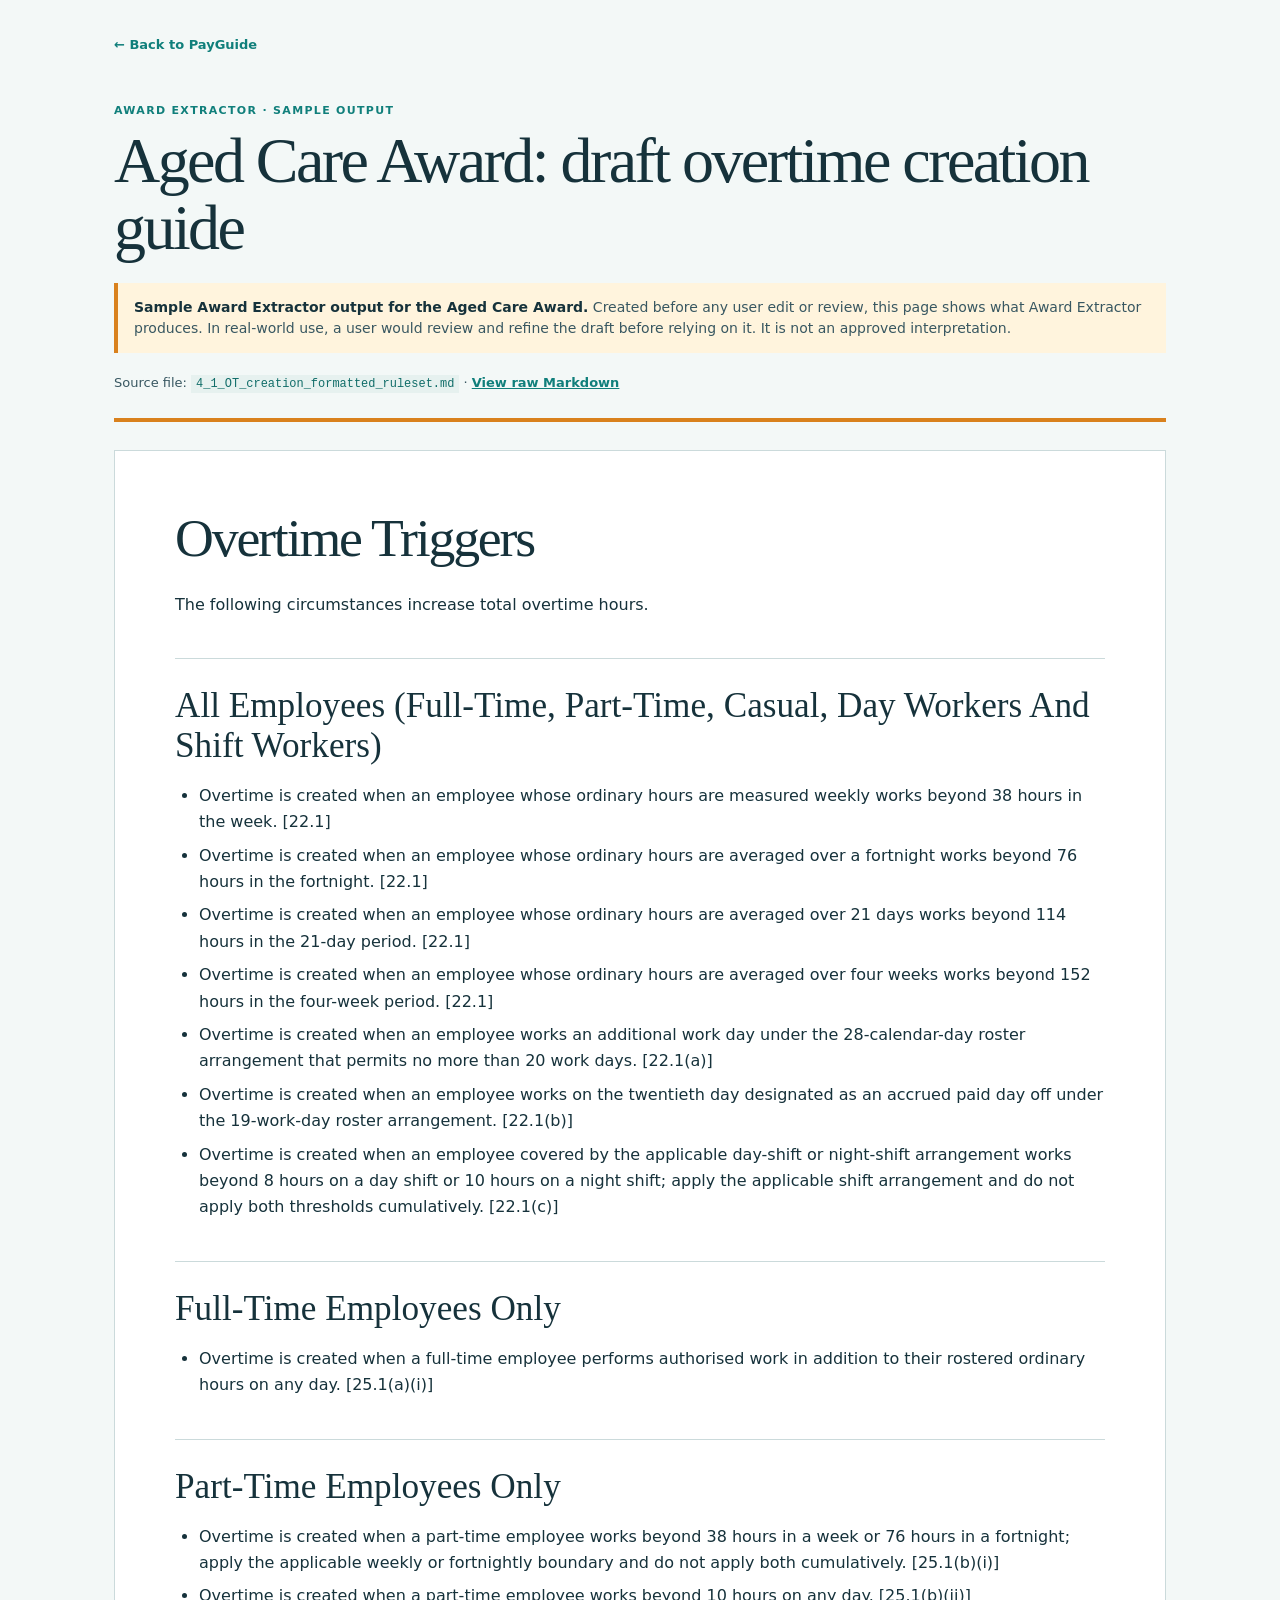
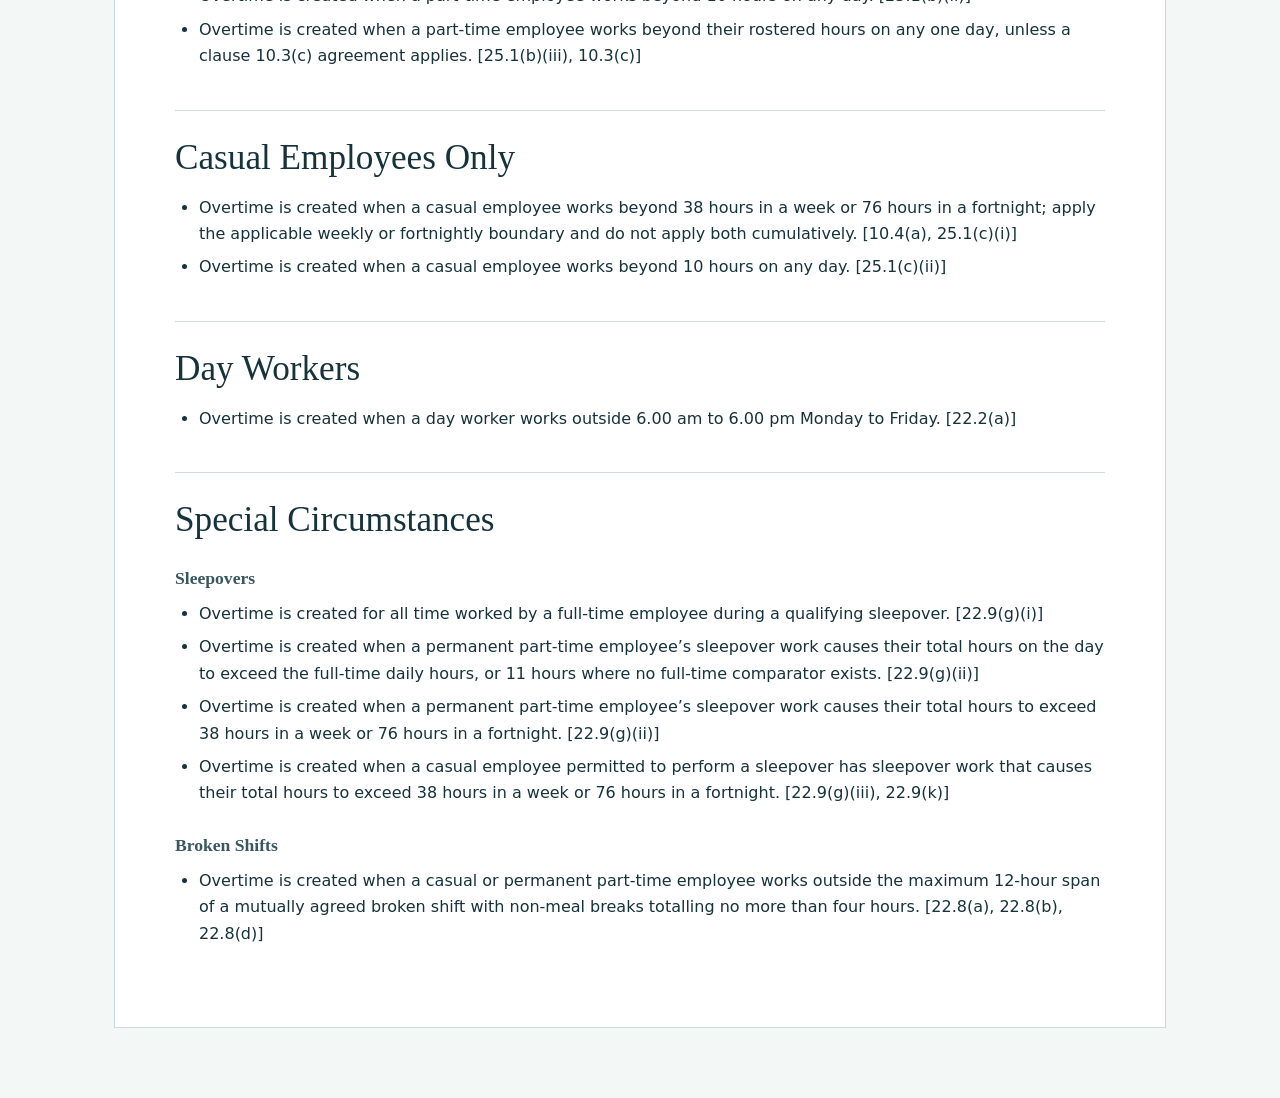
<file: frontend/sample-outputs/aged-care/overtime-creation-guide.html>
<!doctype html>
<html lang="en">
<head>
  <meta charset="utf-8">
  <meta name="viewport" content="width=device-width, initial-scale=1">
  <meta name="description" content="Full Aged Care Award draft Interpretation Matrix output for overtime creation.">
  <title>Aged Care Award: draft overtime creation guide | Award Extractor sample output</title>
  <style>
    :root { --ink: #16323b; --ink-soft: #385761; --teal: #107f7b; --line: #cbdadb; --wash: #f3f8f7; --warning: #d9811d; }
    * { box-sizing: border-box; }
    body { background: var(--wash); color: var(--ink); font-family: Inter, ui-sans-serif, system-ui, -apple-system, BlinkMacSystemFont, "Segoe UI", sans-serif; margin: 0; }
    .shell { margin: 0 auto; max-width: 1100px; padding: 34px 24px 70px; }
    .back { color: var(--teal); font-size: 13px; font-weight: 700; text-decoration: none; }
    .back:hover { text-decoration: underline; }
    header { border-bottom: 4px solid var(--warning); margin-top: 23px; padding: 28px 0 24px; }
    .eyebrow { color: var(--teal); font-size: 11px; font-weight: 800; letter-spacing: .12em; margin: 0 0 11px; text-transform: uppercase; }
    h1, h2, h3 { font-family: Georgia, "Times New Roman", serif; }
    h1 { font-size: clamp(2.25rem, 5vw, 4rem); font-weight: 400; letter-spacing: -.04em; line-height: 1.04; margin: 0; }
    .status { background: #fff4dd; border-left: 4px solid var(--warning); color: var(--ink-soft); font-size: 14px; line-height: 1.5; margin-top: 22px; padding: 14px 16px; }
    .status strong { color: var(--ink); }
    .file-meta { color: var(--ink-soft); font-size: 13px; line-height: 1.55; margin: 20px 0 0; }
    .file-meta code { background: #e6f1ef; color: #116d69; font-size: .92em; padding: 2px 5px; }
    .file-meta a { color: var(--teal); font-weight: 700; }
    article { background: #fff; border: 1px solid var(--line); margin-top: 28px; padding: clamp(25px, 5vw, 60px); }
    article > h1 { font-size: clamp(2rem, 4.2vw, 3.4rem); margin: 0 0 25px; }
    article h2 { border-top: 1px solid var(--line); font-size: clamp(1.6rem, 3vw, 2.2rem); font-weight: 400; margin: 40px 0 17px; padding-top: 27px; }
    article h3 { color: var(--ink-soft); font-size: 1.1rem; margin: 28px 0 12px; }
    article p, article li { font-size: 16px; line-height: 1.65; }
    article p { margin: 0 0 16px; }
    article ul { margin: 0 0 20px; padding-left: 24px; }
    article li { margin: 7px 0; }
    article li.indent-1 { margin-left: 24px; }
    article li.indent-2 { margin-left: 48px; }
    article code { background: #edf3f3; border-radius: 3px; color: #116d69; font-family: ui-monospace, SFMono-Regular, Menlo, monospace; font-size: .9em; padding: 2px 4px; }
    article pre { background: #eef3f4; border-left: 4px solid var(--teal); color: var(--ink); margin: 16px 0 28px; overflow-x: auto; padding: 20px; }
    article pre code { background: transparent; color: inherit; display: block; font-size: 14px; line-height: 1.55; padding: 0; white-space: pre; }
    @media (max-width: 600px) { .shell { padding: 22px 16px 48px; } article { padding: 22px; } article p, article li { font-size: 15px; } }
  </style>
</head>
<body>
  <main class="shell">
    <a class="back" href="https://payguide.au/">← Back to PayGuide</a>
    <header>
      <p class="eyebrow">Award Extractor · sample output</p>
      <h1>Aged Care Award: draft overtime creation guide</h1>
      <div class="status"><strong>Sample Award Extractor output for the Aged Care Award.</strong> Created before any user edit or review, this page shows what Award Extractor produces. In real-world use, a user would review and refine the draft before relying on it. It is not an approved interpretation.</div>
      <p class="file-meta">Source file: <code>4_1_OT_creation_formatted_ruleset.md</code> · <a href="4_1_OT_creation_formatted_ruleset.md">View raw Markdown</a></p>
    </header>
    <article>
<h1>Overtime Triggers</h1>
<p>The following circumstances increase total overtime hours.</p>
<h2>All Employees (Full-Time, Part-Time, Casual, Day Workers And Shift Workers)</h2>
<ul>
<li class="indent-0">Overtime is created when an employee whose ordinary hours are measured weekly works beyond 38 hours in the week. [22.1]</li>
<li class="indent-0">Overtime is created when an employee whose ordinary hours are averaged over a fortnight works beyond 76 hours in the fortnight. [22.1]</li>
<li class="indent-0">Overtime is created when an employee whose ordinary hours are averaged over 21 days works beyond 114 hours in the 21-day period. [22.1]</li>
<li class="indent-0">Overtime is created when an employee whose ordinary hours are averaged over four weeks works beyond 152 hours in the four-week period. [22.1]</li>
<li class="indent-0">Overtime is created when an employee works an additional work day under the 28-calendar-day roster arrangement that permits no more than 20 work days. [22.1(a)]</li>
<li class="indent-0">Overtime is created when an employee works on the twentieth day designated as an accrued paid day off under the 19-work-day roster arrangement. [22.1(b)]</li>
<li class="indent-0">Overtime is created when an employee covered by the applicable day-shift or night-shift arrangement works beyond 8 hours on a day shift or 10 hours on a night shift; apply the applicable shift arrangement and do not apply both thresholds cumulatively. [22.1(c)]</li>
</ul>
<h2>Full-Time Employees Only</h2>
<ul>
<li class="indent-0">Overtime is created when a full-time employee performs authorised work in addition to their rostered ordinary hours on any day. [25.1(a)(i)]</li>
</ul>
<h2>Part-Time Employees Only</h2>
<ul>
<li class="indent-0">Overtime is created when a part-time employee works beyond 38 hours in a week or 76 hours in a fortnight; apply the applicable weekly or fortnightly boundary and do not apply both cumulatively. [25.1(b)(i)]</li>
<li class="indent-0">Overtime is created when a part-time employee works beyond 10 hours on any day. [25.1(b)(ii)]</li>
<li class="indent-0">Overtime is created when a part-time employee works beyond their rostered hours on any one day, unless a clause 10.3(c) agreement applies. [25.1(b)(iii), 10.3(c)]</li>
</ul>
<h2>Casual Employees Only</h2>
<ul>
<li class="indent-0">Overtime is created when a casual employee works beyond 38 hours in a week or 76 hours in a fortnight; apply the applicable weekly or fortnightly boundary and do not apply both cumulatively. [10.4(a), 25.1(c)(i)]</li>
<li class="indent-0">Overtime is created when a casual employee works beyond 10 hours on any day. [25.1(c)(ii)]</li>
</ul>
<h2>Day Workers</h2>
<ul>
<li class="indent-0">Overtime is created when a day worker works outside 6.00 am to 6.00 pm Monday to Friday. [22.2(a)]</li>
</ul>
<h2>Special Circumstances</h2>
<h3>Sleepovers</h3>
<ul>
<li class="indent-0">Overtime is created for all time worked by a full-time employee during a qualifying sleepover. [22.9(g)(i)]</li>
<li class="indent-0">Overtime is created when a permanent part-time employee’s sleepover work causes their total hours on the day to exceed the full-time daily hours, or 11 hours where no full-time comparator exists. [22.9(g)(ii)]</li>
<li class="indent-0">Overtime is created when a permanent part-time employee’s sleepover work causes their total hours to exceed 38 hours in a week or 76 hours in a fortnight. [22.9(g)(ii)]</li>
<li class="indent-0">Overtime is created when a casual employee permitted to perform a sleepover has sleepover work that causes their total hours to exceed 38 hours in a week or 76 hours in a fortnight. [22.9(g)(iii), 22.9(k)]</li>
</ul>
<h3>Broken Shifts</h3>
<ul>
<li class="indent-0">Overtime is created when a casual or permanent part-time employee works outside the maximum 12-hour span of a mutually agreed broken shift with non-meal breaks totalling no more than four hours. [22.8(a), 22.8(b), 22.8(d)]</li>
</ul>
    </article>
  </main>
</body>
</html>
</file>
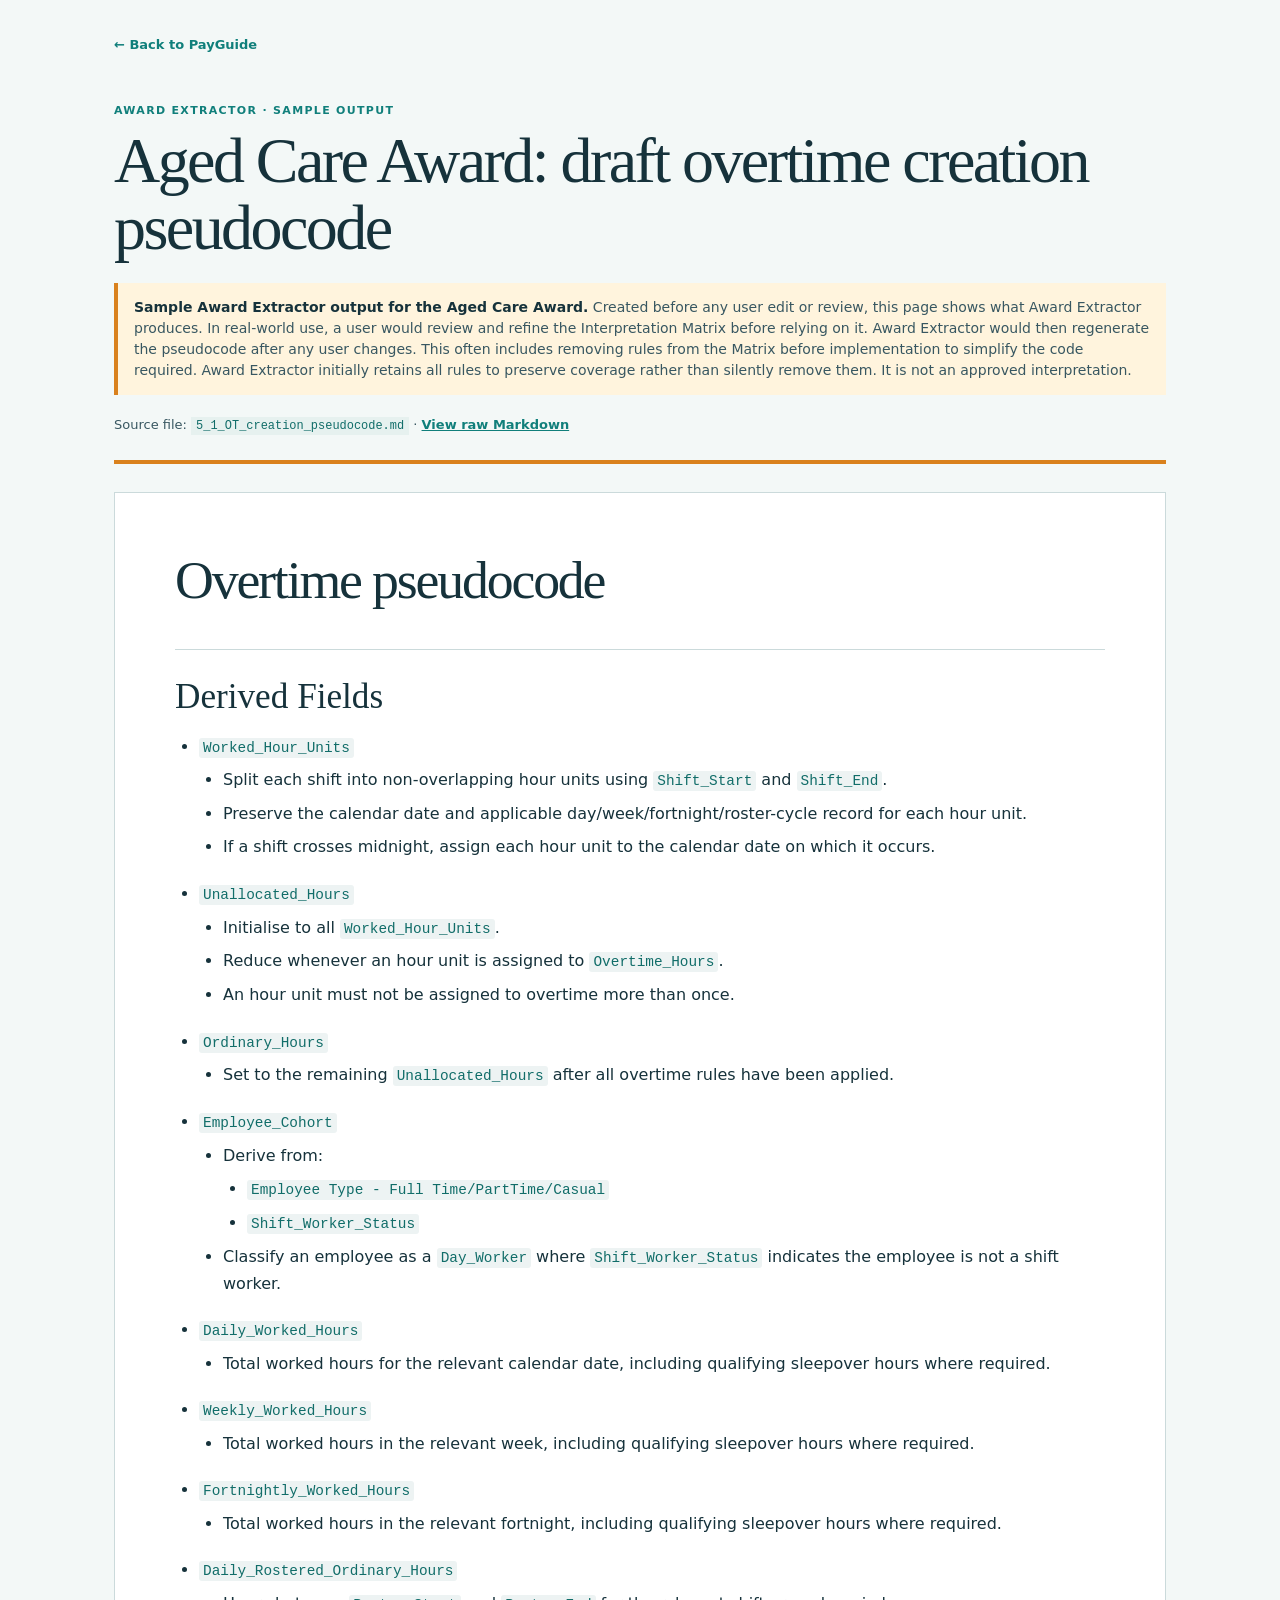
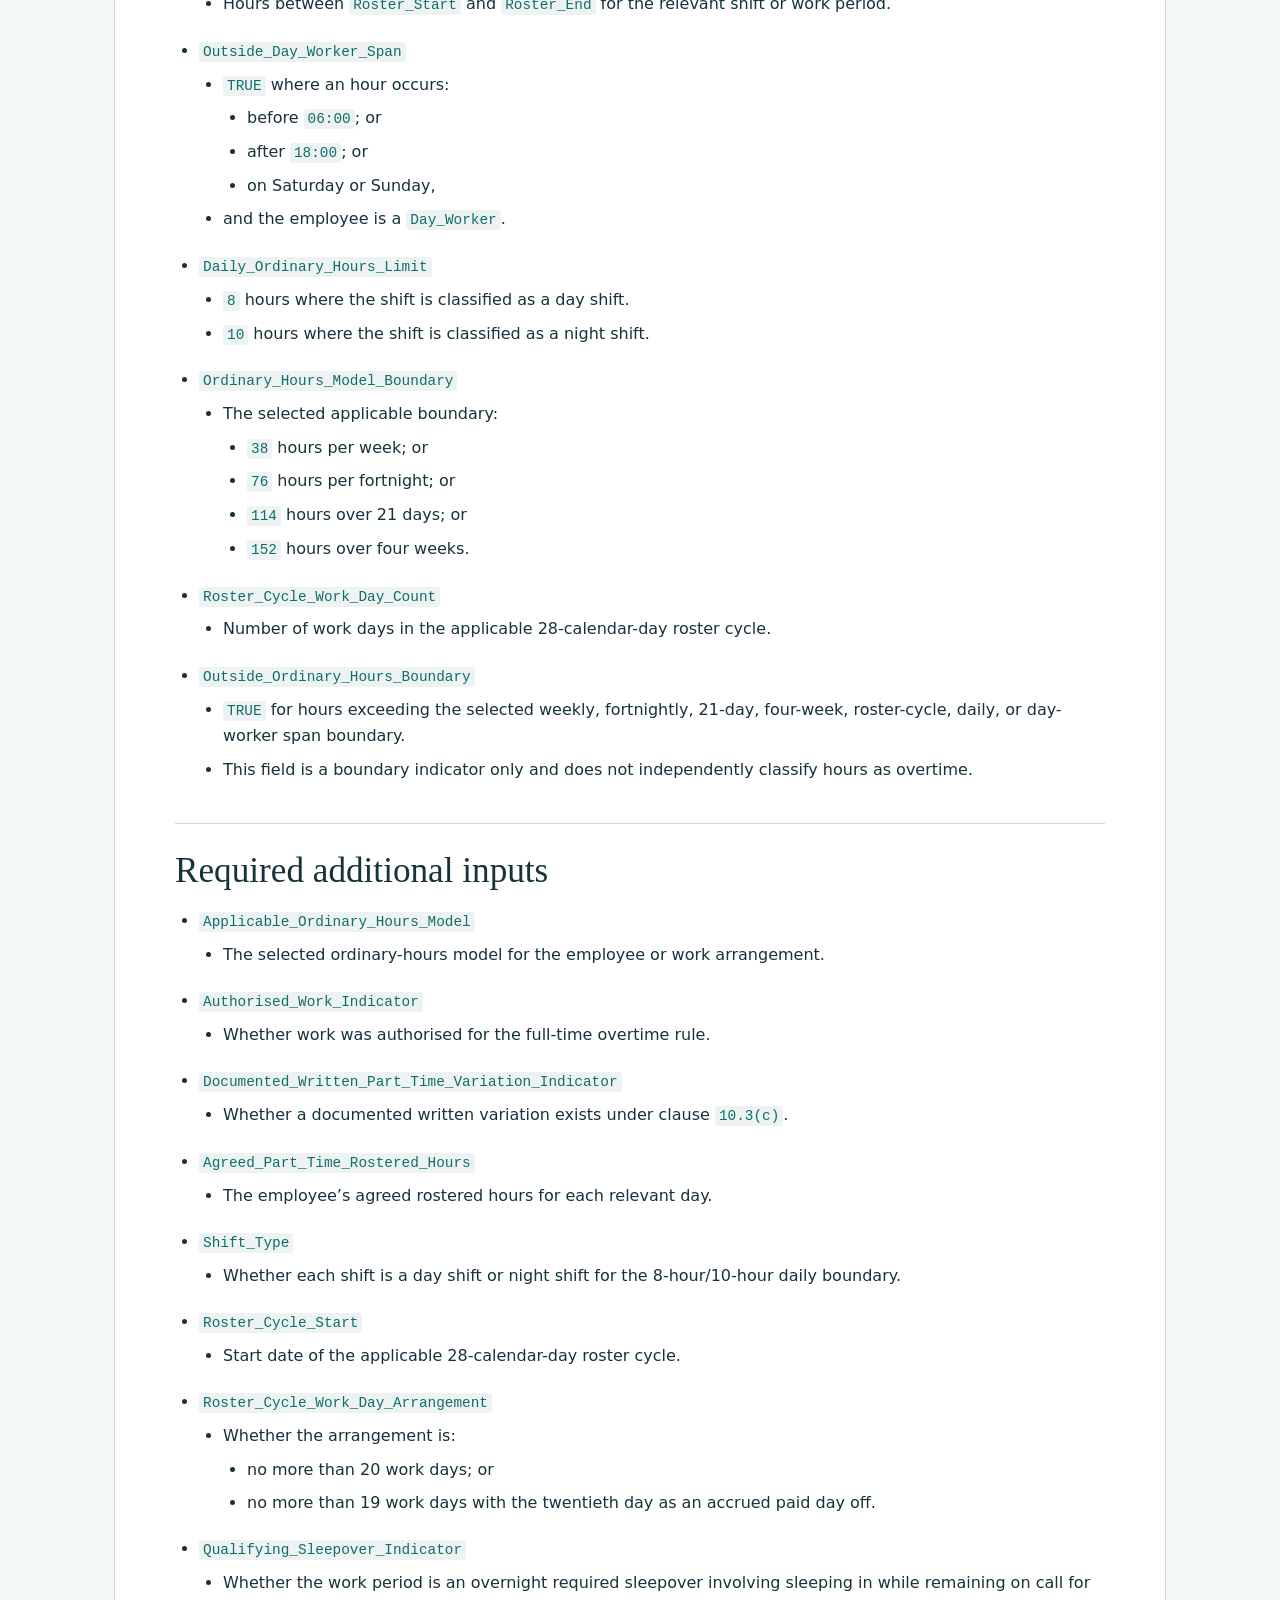
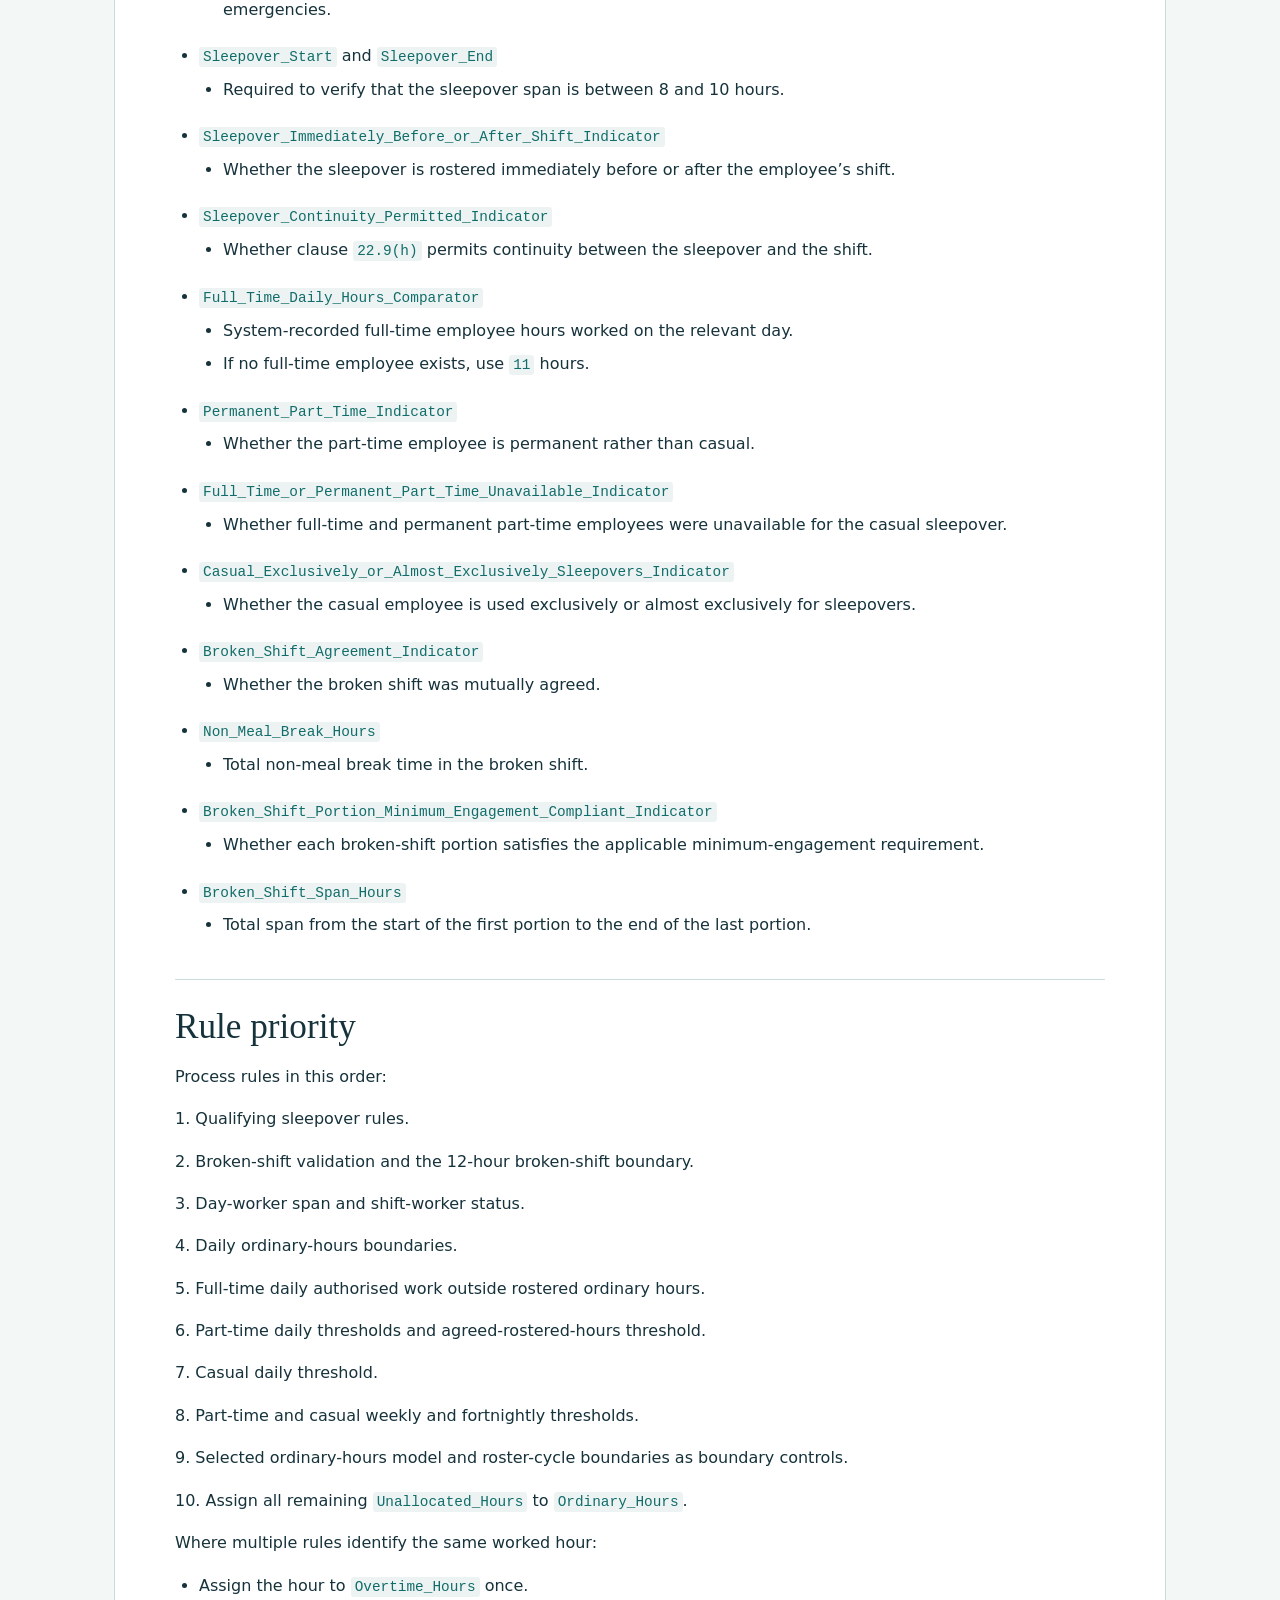
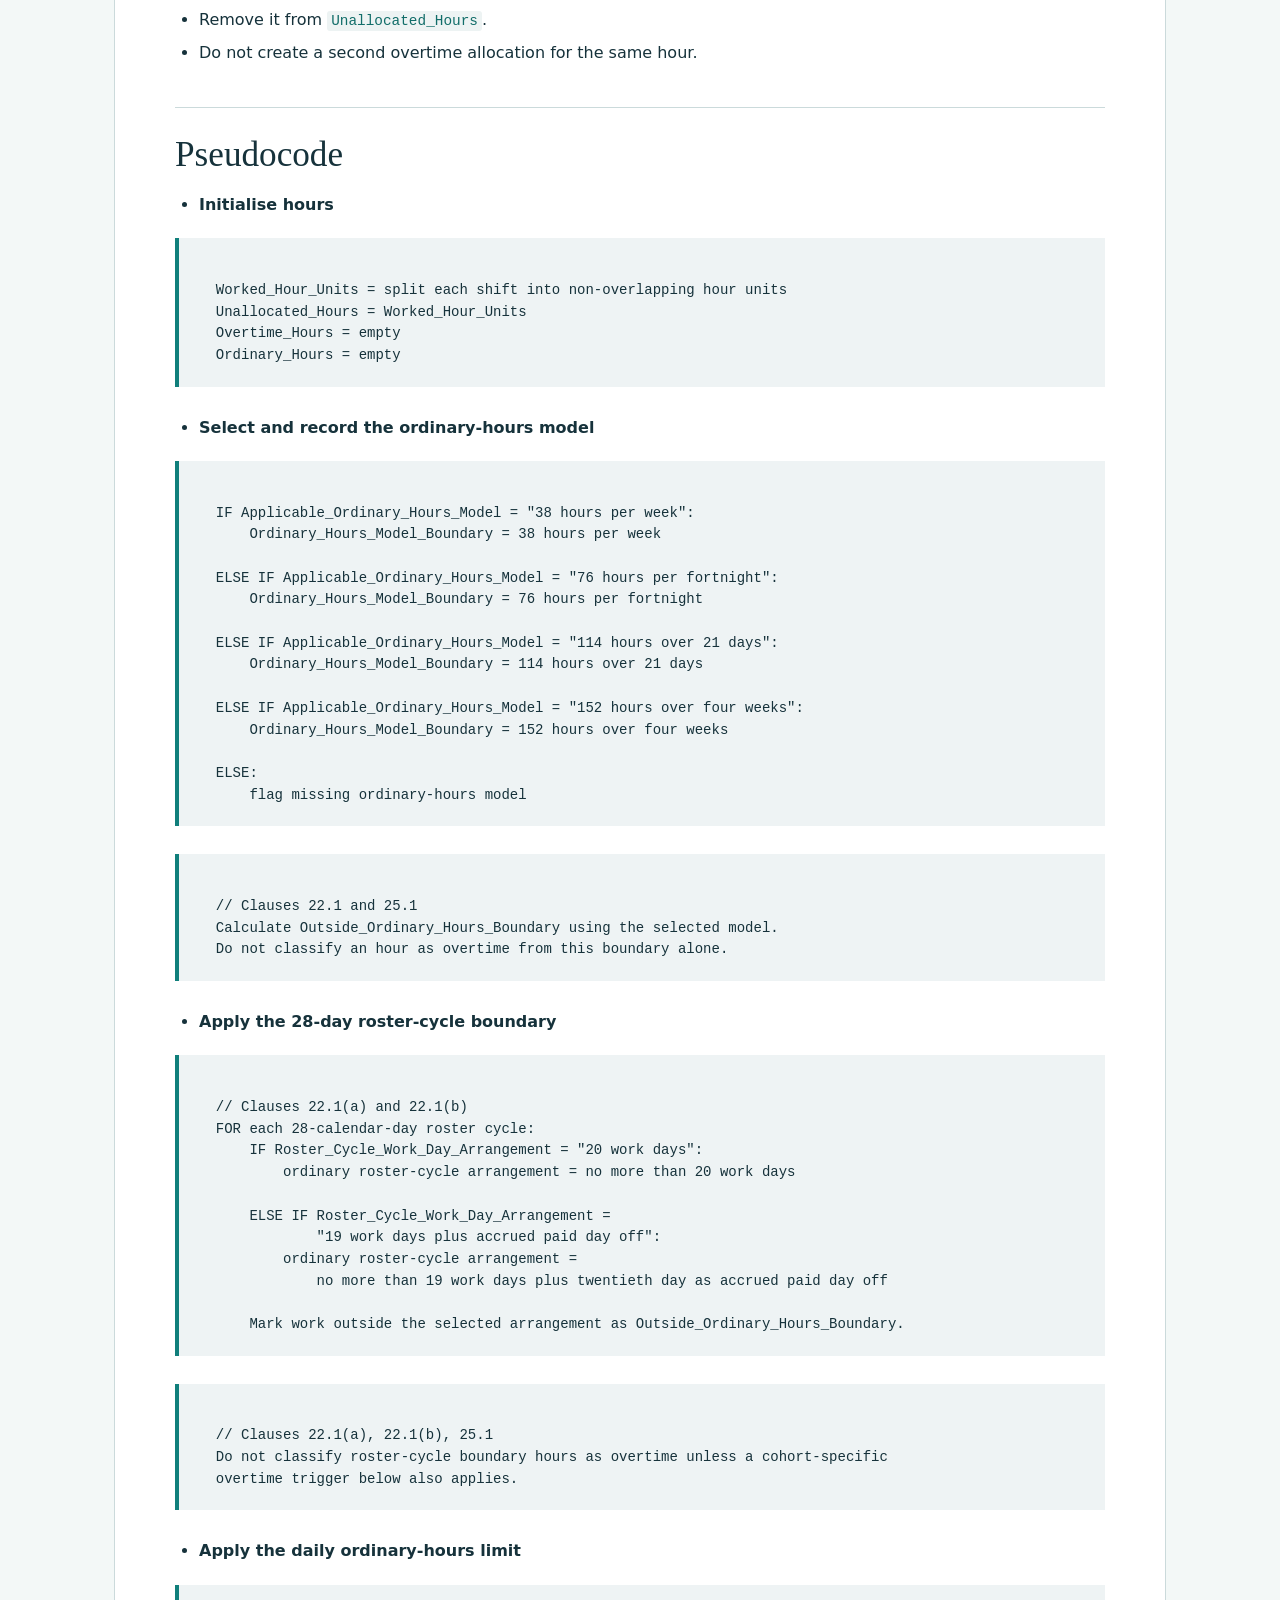
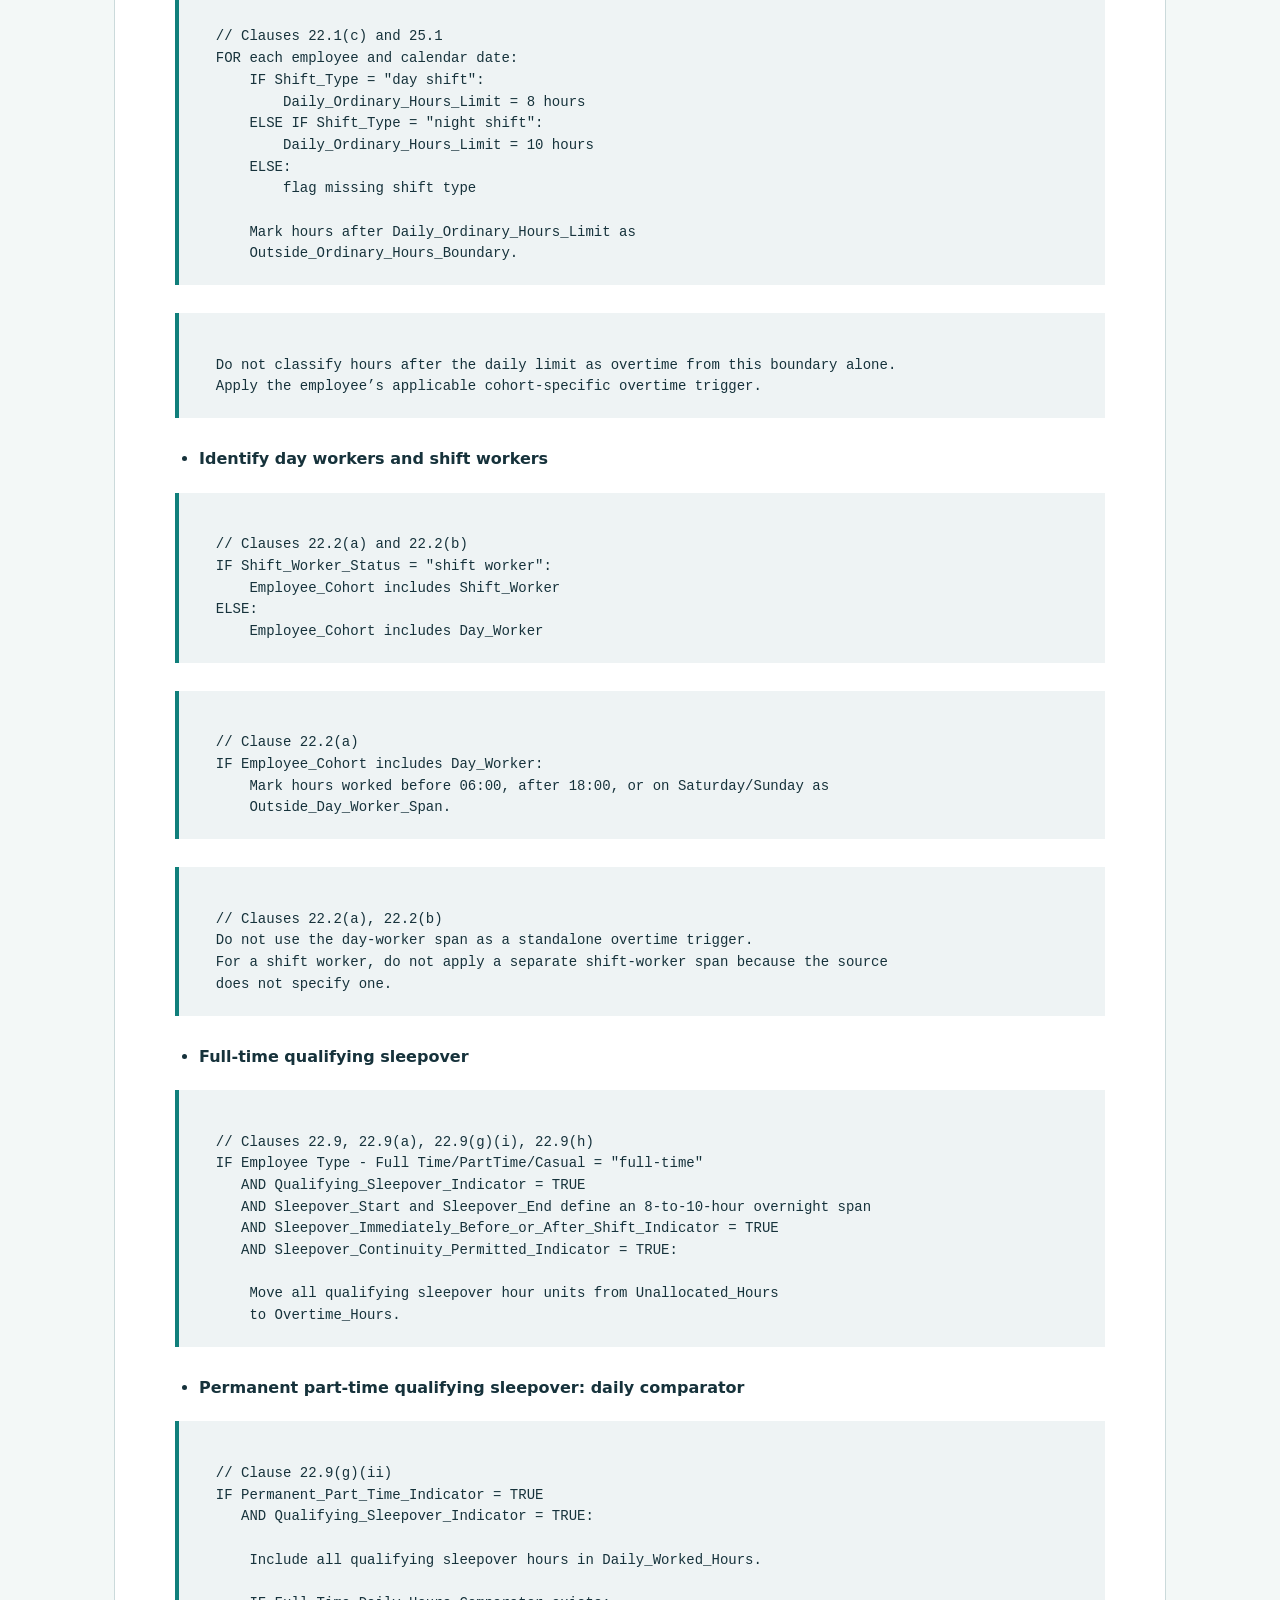
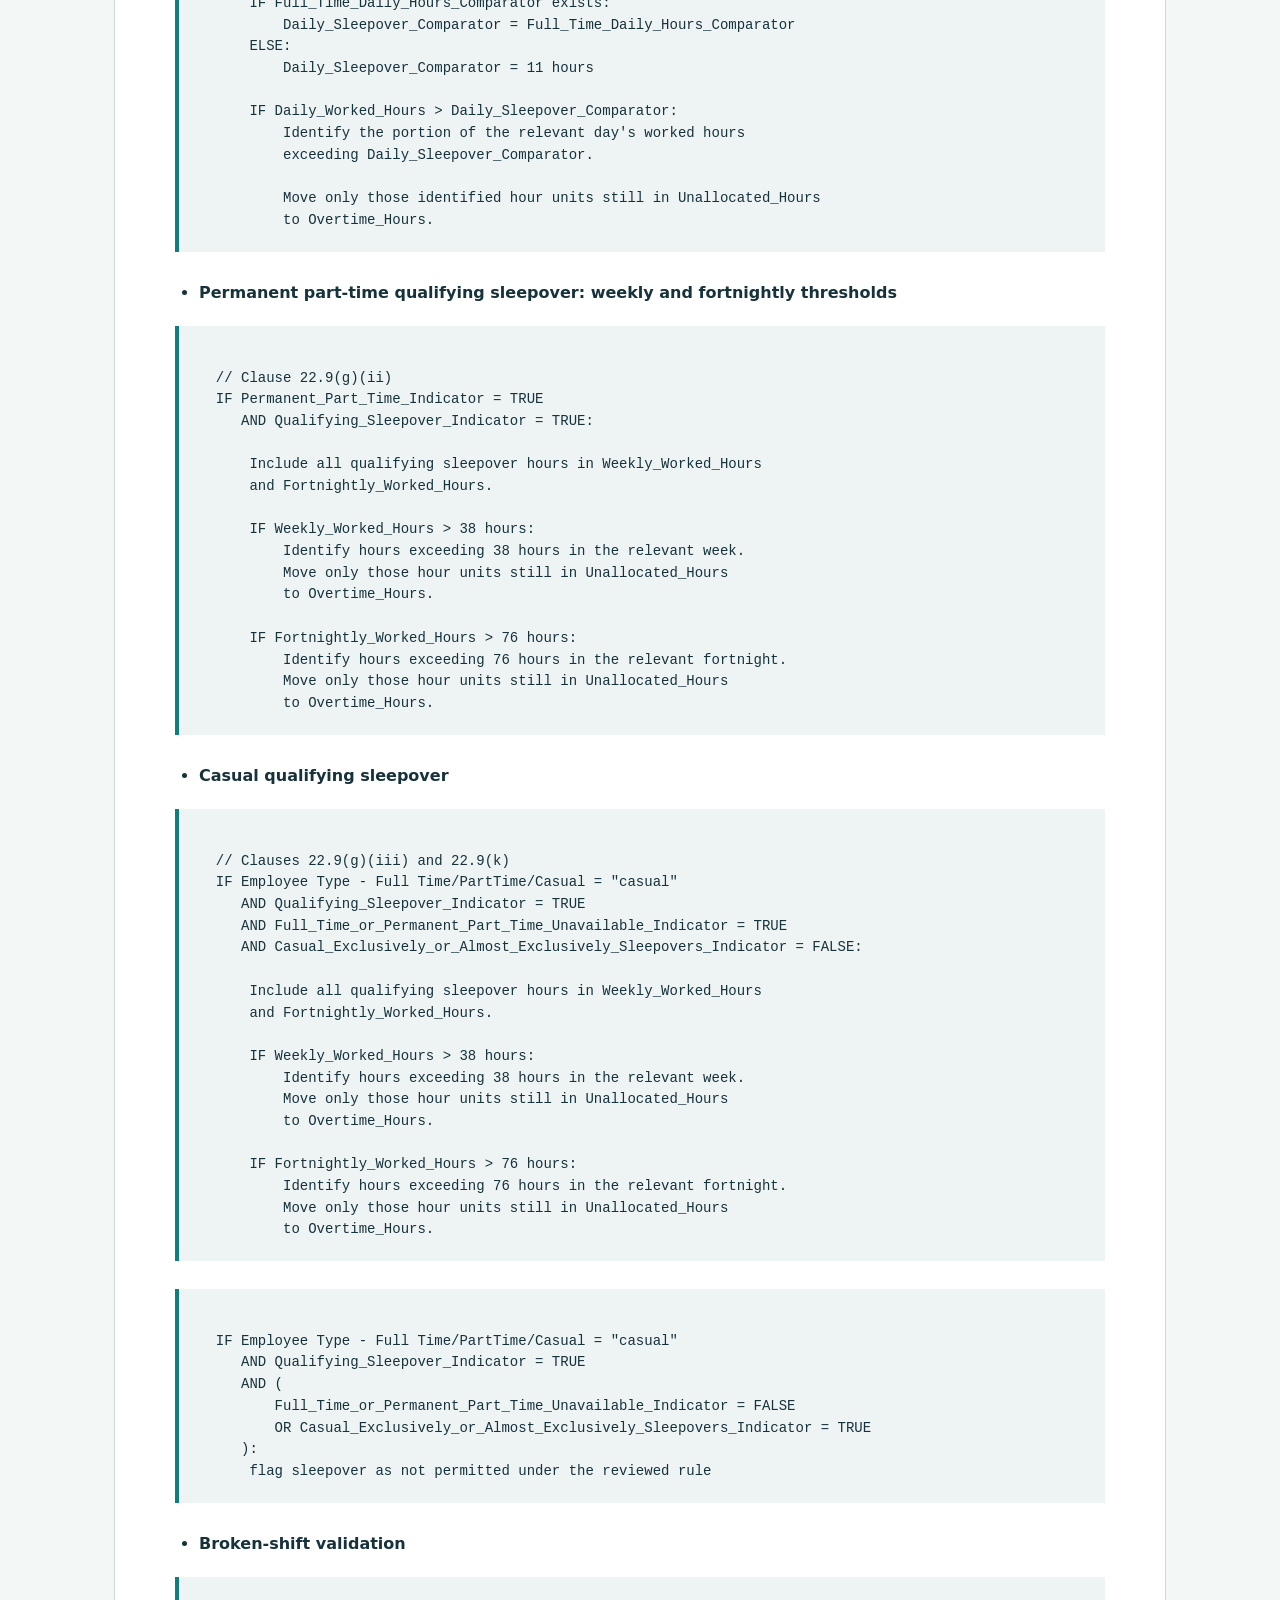
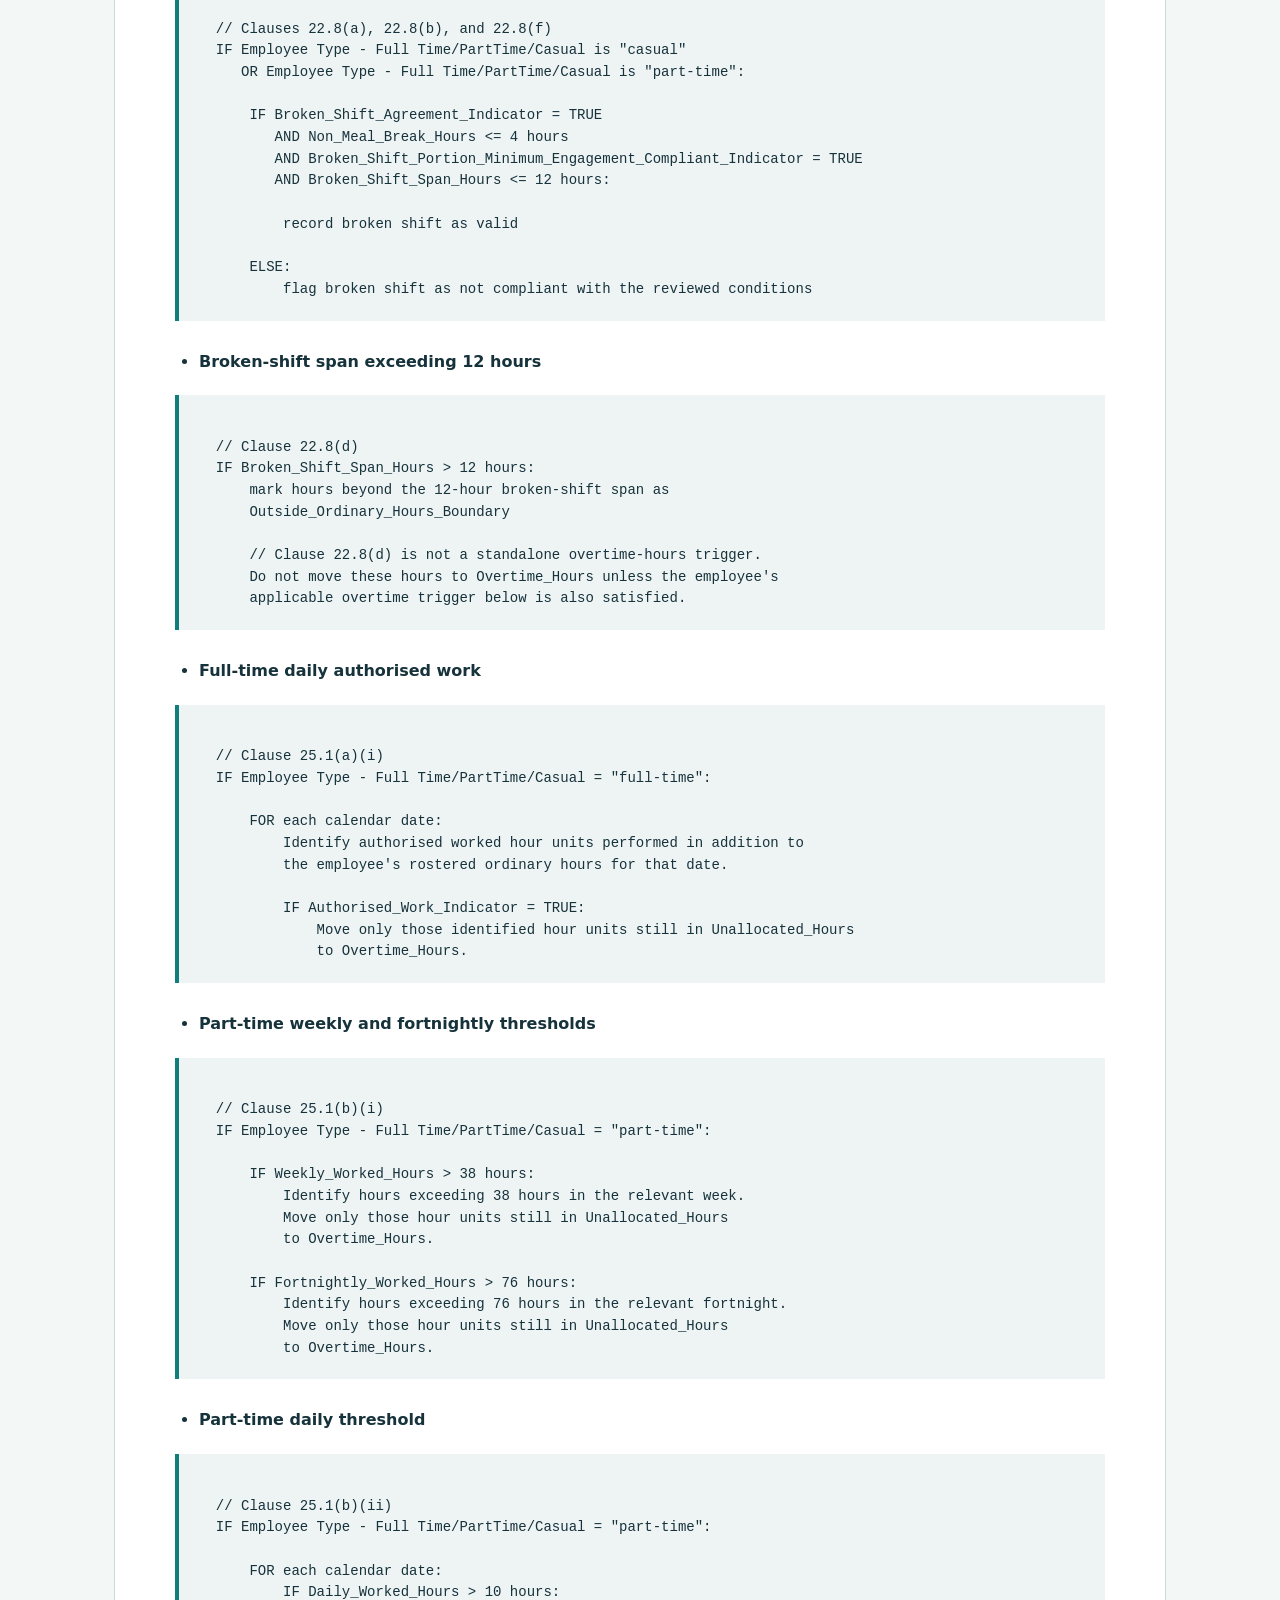
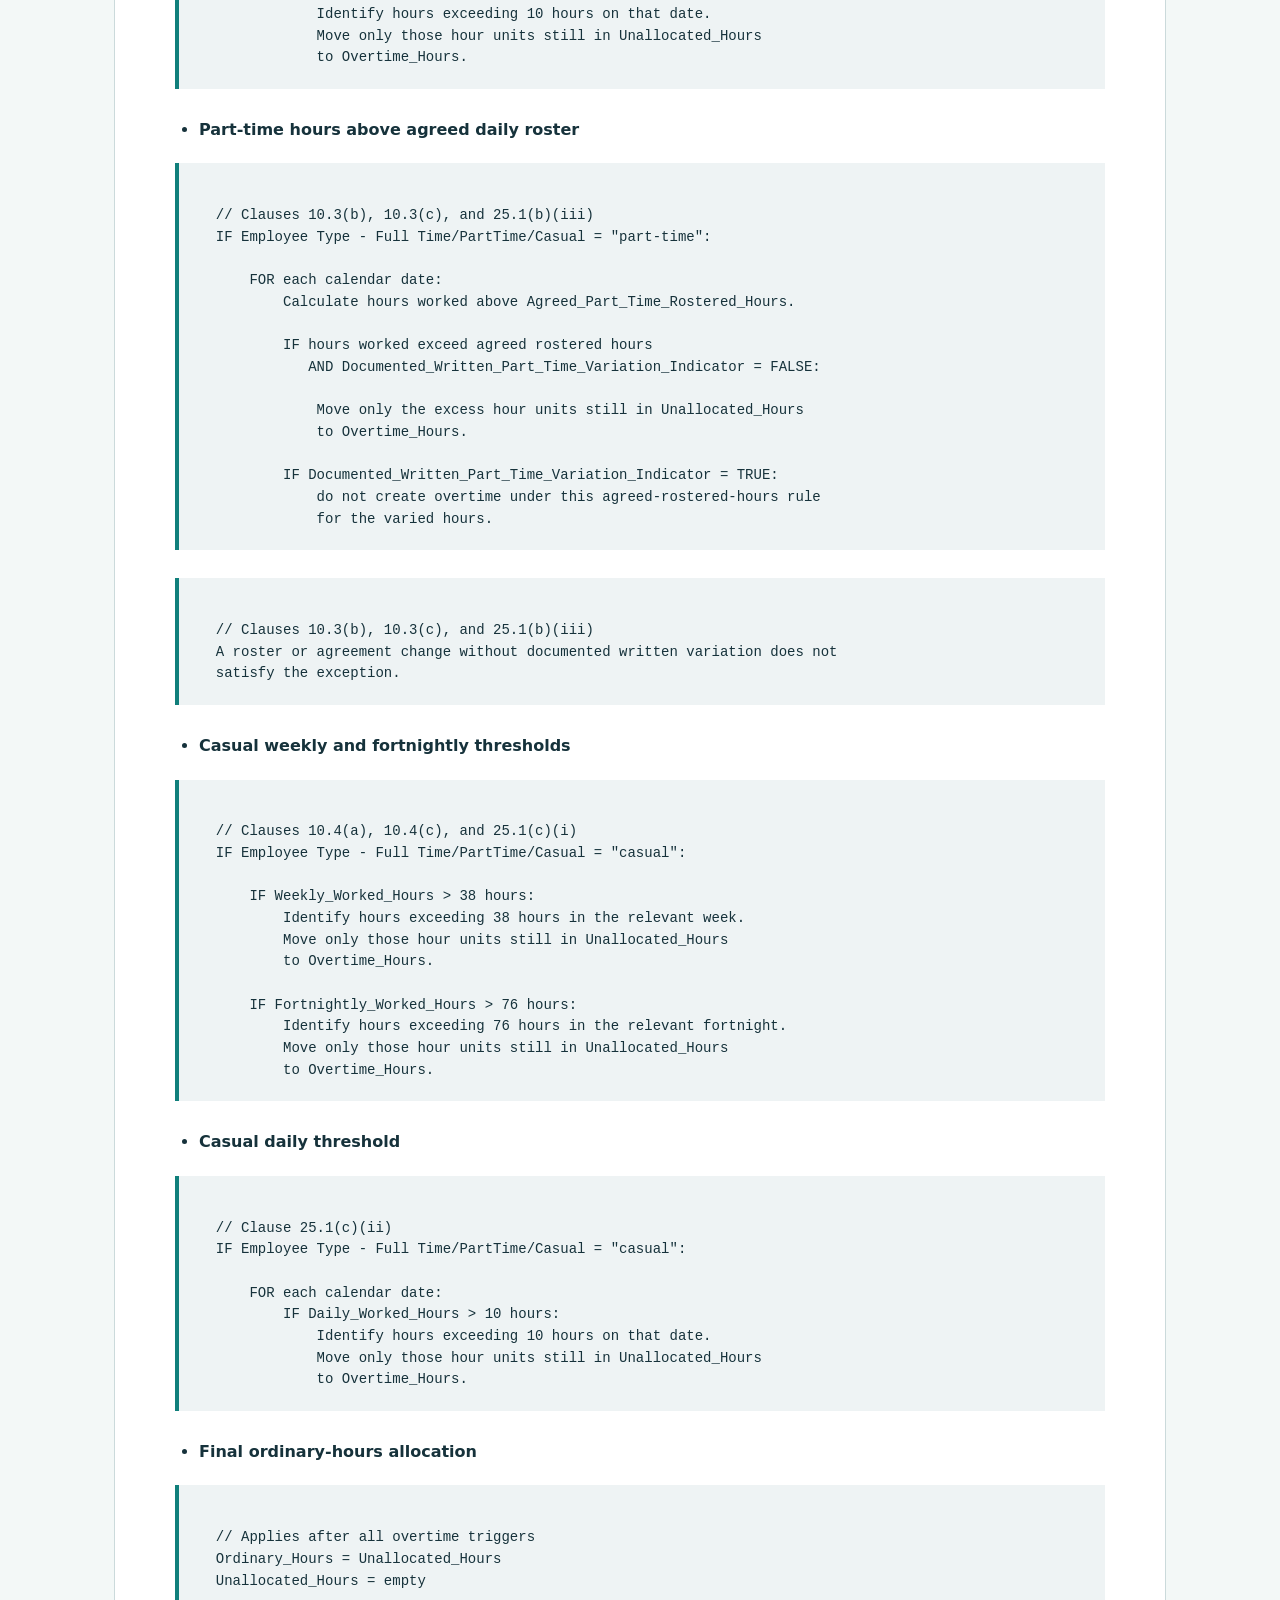
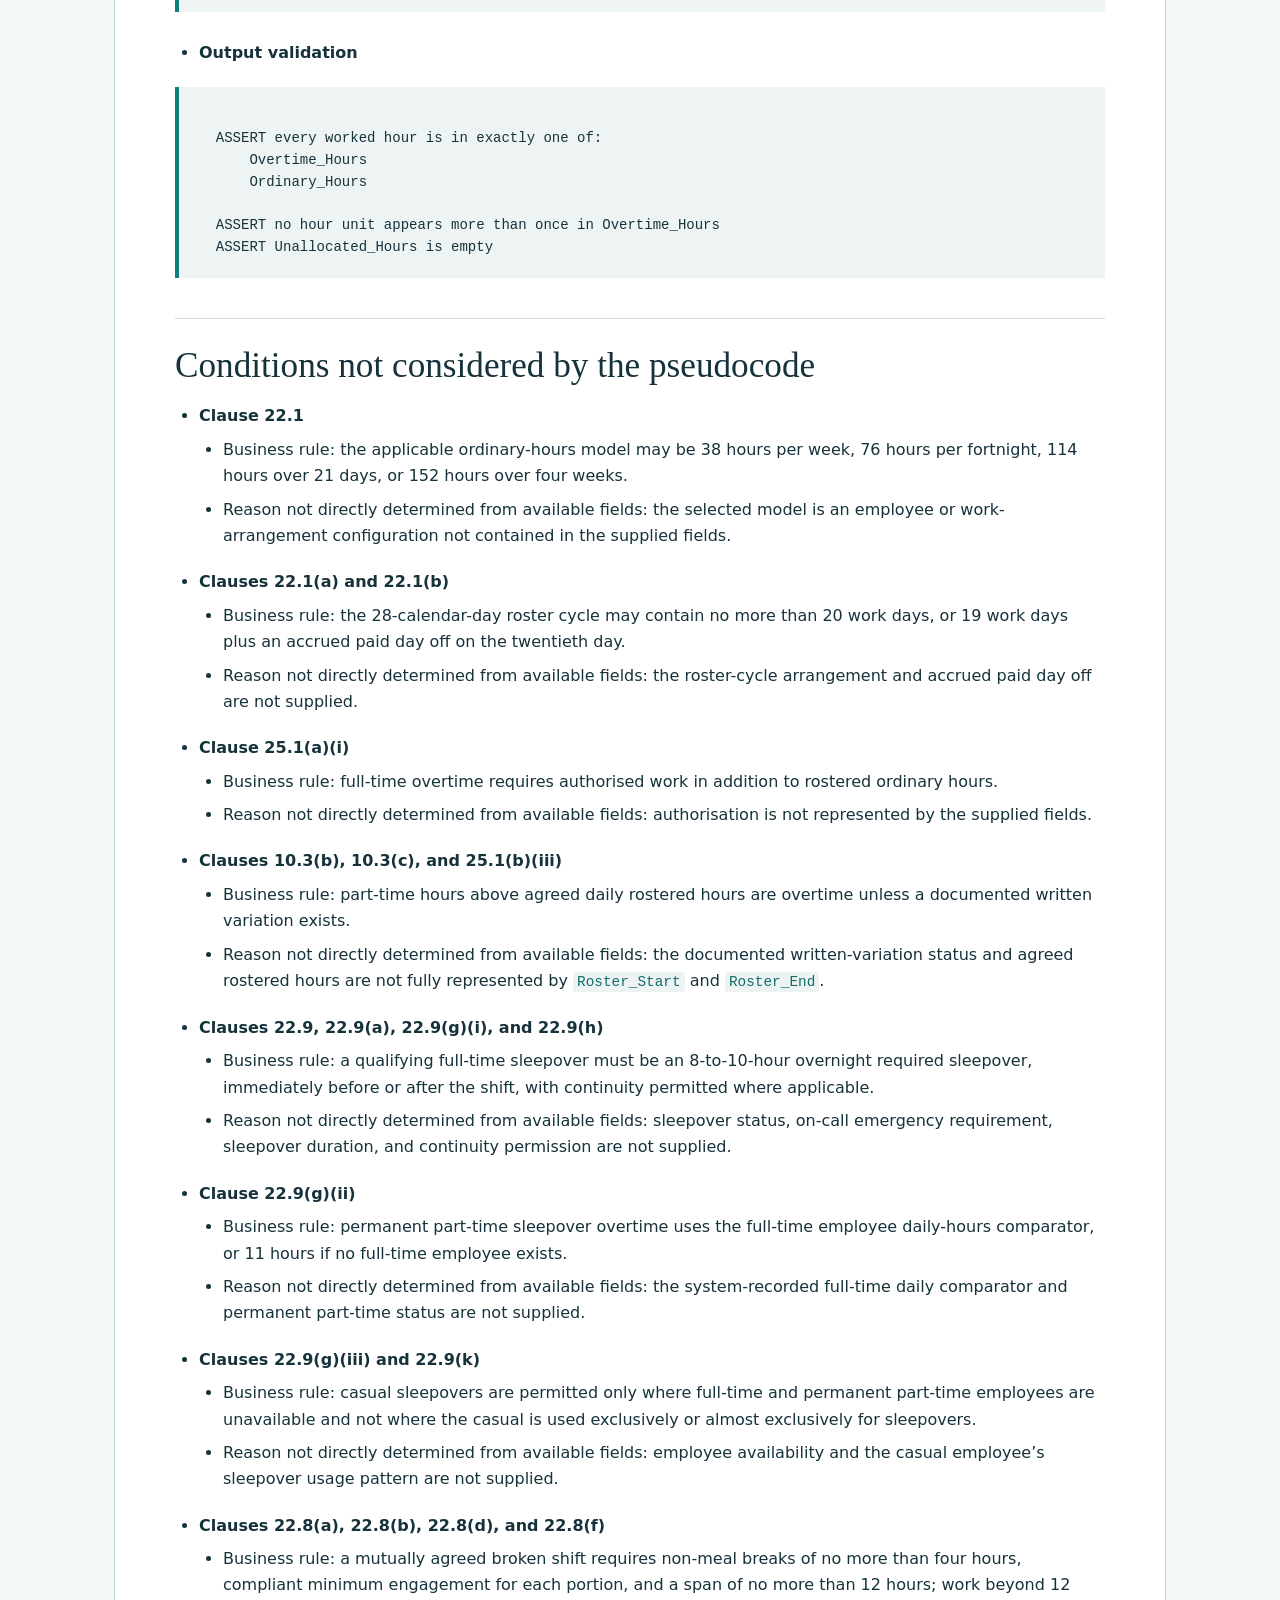
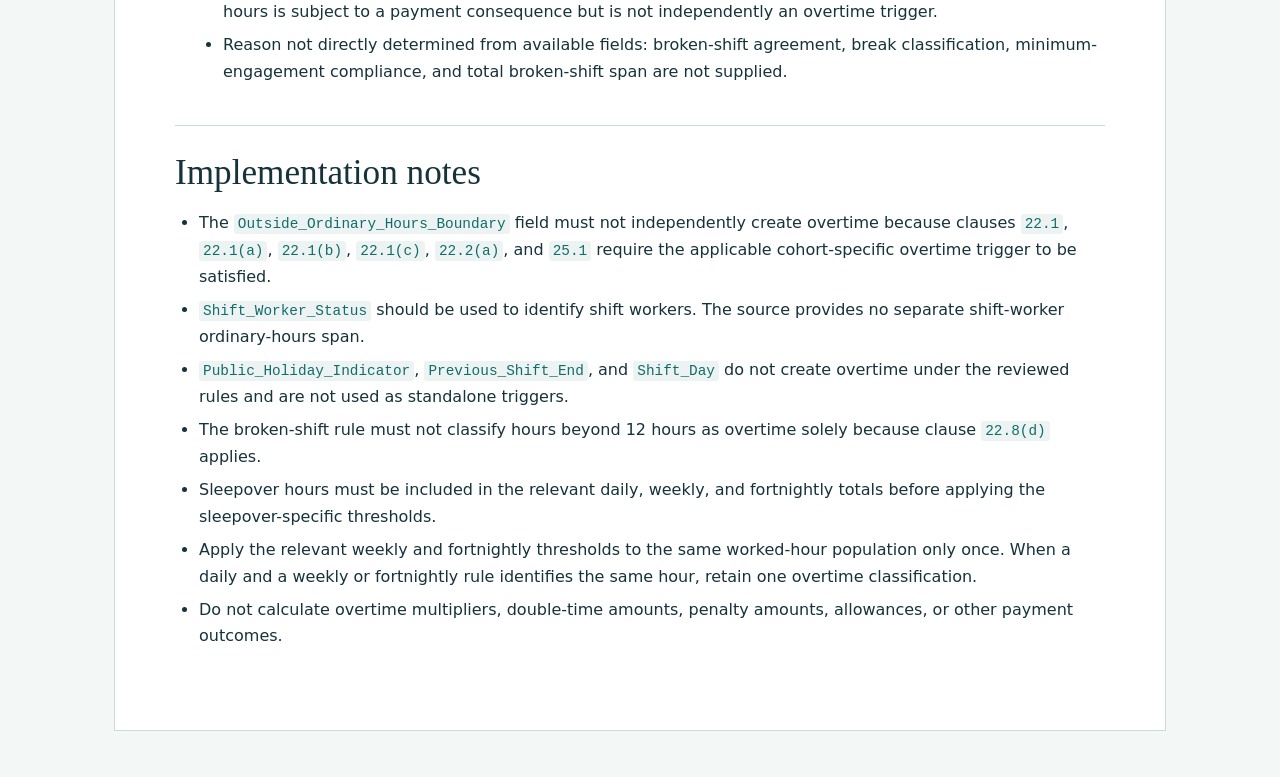
<file: frontend/sample-outputs/aged-care/overtime-creation-pseudocode.html>
<!doctype html>
<html lang="en">
<head>
  <meta charset="utf-8">
  <meta name="viewport" content="width=device-width, initial-scale=1">
  <meta name="description" content="Full Aged Care Award draft pseudocode output for overtime creation.">
  <title>Aged Care Award: draft overtime creation pseudocode | Award Extractor sample output</title>
  <style>
    :root { --ink: #16323b; --ink-soft: #385761; --teal: #107f7b; --line: #cbdadb; --wash: #f3f8f7; --warning: #d9811d; }
    * { box-sizing: border-box; }
    body { background: var(--wash); color: var(--ink); font-family: Inter, ui-sans-serif, system-ui, -apple-system, BlinkMacSystemFont, "Segoe UI", sans-serif; margin: 0; }
    .shell { margin: 0 auto; max-width: 1100px; padding: 34px 24px 70px; }
    .back { color: var(--teal); font-size: 13px; font-weight: 700; text-decoration: none; }
    .back:hover { text-decoration: underline; }
    header { border-bottom: 4px solid var(--warning); margin-top: 23px; padding: 28px 0 24px; }
    .eyebrow { color: var(--teal); font-size: 11px; font-weight: 800; letter-spacing: .12em; margin: 0 0 11px; text-transform: uppercase; }
    h1, h2, h3 { font-family: Georgia, "Times New Roman", serif; }
    h1 { font-size: clamp(2.25rem, 5vw, 4rem); font-weight: 400; letter-spacing: -.04em; line-height: 1.04; margin: 0; }
    .status { background: #fff4dd; border-left: 4px solid var(--warning); color: var(--ink-soft); font-size: 14px; line-height: 1.5; margin-top: 22px; padding: 14px 16px; }
    .status strong { color: var(--ink); }
    .file-meta { color: var(--ink-soft); font-size: 13px; line-height: 1.55; margin: 20px 0 0; }
    .file-meta code { background: #e6f1ef; color: #116d69; font-size: .92em; padding: 2px 5px; }
    .file-meta a { color: var(--teal); font-weight: 700; }
    article { background: #fff; border: 1px solid var(--line); margin-top: 28px; padding: clamp(25px, 5vw, 60px); }
    article > h1 { font-size: clamp(2rem, 4.2vw, 3.4rem); margin: 0 0 25px; }
    article h2 { border-top: 1px solid var(--line); font-size: clamp(1.6rem, 3vw, 2.2rem); font-weight: 400; margin: 40px 0 17px; padding-top: 27px; }
    article h3 { color: var(--ink-soft); font-size: 1.1rem; margin: 28px 0 12px; }
    article p, article li { font-size: 16px; line-height: 1.65; }
    article p { margin: 0 0 16px; }
    article ul { margin: 0 0 20px; padding-left: 24px; }
    article li { margin: 7px 0; }
    article li.indent-1 { margin-left: 24px; }
    article li.indent-2 { margin-left: 48px; }
    article code { background: #edf3f3; border-radius: 3px; color: #116d69; font-family: ui-monospace, SFMono-Regular, Menlo, monospace; font-size: .9em; padding: 2px 4px; }
    article pre { background: #eef3f4; border-left: 4px solid var(--teal); color: var(--ink); margin: 16px 0 28px; overflow-x: auto; padding: 20px; }
    article pre code { background: transparent; color: inherit; display: block; font-size: 14px; line-height: 1.55; padding: 0; white-space: pre; }
    @media (max-width: 600px) { .shell { padding: 22px 16px 48px; } article { padding: 22px; } article p, article li { font-size: 15px; } }
  </style>
</head>
<body>
  <main class="shell">
    <a class="back" href="https://payguide.au/">← Back to PayGuide</a>
    <header>
      <p class="eyebrow">Award Extractor · sample output</p>
      <h1>Aged Care Award: draft overtime creation pseudocode</h1>
      <div class="status"><strong>Sample Award Extractor output for the Aged Care Award.</strong> Created before any user edit or review, this page shows what Award Extractor produces. In real-world use, a user would review and refine the Interpretation Matrix before relying on it. Award Extractor would then regenerate the pseudocode after any user changes. This often includes removing rules from the Matrix before implementation to simplify the code required. Award Extractor initially retains all rules to preserve coverage rather than silently remove them. It is not an approved interpretation.</div>
      <p class="file-meta">Source file: <code>5_1_OT_creation_pseudocode.md</code> · <a href="5_1_OT_creation_pseudocode.md">View raw Markdown</a></p>
    </header>
    <article>
<h1>Overtime pseudocode</h1>
<h2>Derived Fields</h2>
<ul>
<li class="indent-0"><code>Worked_Hour_Units</code></li>
<li class="indent-1">Split each shift into non-overlapping hour units using <code>Shift_Start</code> and <code>Shift_End</code>.</li>
<li class="indent-1">Preserve the calendar date and applicable day/week/fortnight/roster-cycle record for each hour unit.</li>
<li class="indent-1">If a shift crosses midnight, assign each hour unit to the calendar date on which it occurs.</li>
</ul>
<ul>
<li class="indent-0"><code>Unallocated_Hours</code></li>
<li class="indent-1">Initialise to all <code>Worked_Hour_Units</code>.</li>
<li class="indent-1">Reduce whenever an hour unit is assigned to <code>Overtime_Hours</code>.</li>
<li class="indent-1">An hour unit must not be assigned to overtime more than once.</li>
</ul>
<ul>
<li class="indent-0"><code>Ordinary_Hours</code></li>
<li class="indent-1">Set to the remaining <code>Unallocated_Hours</code> after all overtime rules have been applied.</li>
</ul>
<ul>
<li class="indent-0"><code>Employee_Cohort</code></li>
<li class="indent-1">Derive from:</li>
<li class="indent-2"><code>Employee Type - Full Time/PartTime/Casual</code></li>
<li class="indent-2"><code>Shift_Worker_Status</code></li>
<li class="indent-1">Classify an employee as a <code>Day_Worker</code> where <code>Shift_Worker_Status</code> indicates the employee is not a shift worker.</li>
</ul>
<ul>
<li class="indent-0"><code>Daily_Worked_Hours</code></li>
<li class="indent-1">Total worked hours for the relevant calendar date, including qualifying sleepover hours where required.</li>
</ul>
<ul>
<li class="indent-0"><code>Weekly_Worked_Hours</code></li>
<li class="indent-1">Total worked hours in the relevant week, including qualifying sleepover hours where required.</li>
</ul>
<ul>
<li class="indent-0"><code>Fortnightly_Worked_Hours</code></li>
<li class="indent-1">Total worked hours in the relevant fortnight, including qualifying sleepover hours where required.</li>
</ul>
<ul>
<li class="indent-0"><code>Daily_Rostered_Ordinary_Hours</code></li>
<li class="indent-1">Hours between <code>Roster_Start</code> and <code>Roster_End</code> for the relevant shift or work period.</li>
</ul>
<ul>
<li class="indent-0"><code>Outside_Day_Worker_Span</code></li>
<li class="indent-1"><code>TRUE</code> where an hour occurs:</li>
<li class="indent-2">before <code>06:00</code>; or</li>
<li class="indent-2">after <code>18:00</code>; or</li>
<li class="indent-2">on Saturday or Sunday,</li>
<li class="indent-1">and the employee is a <code>Day_Worker</code>.</li>
</ul>
<ul>
<li class="indent-0"><code>Daily_Ordinary_Hours_Limit</code></li>
<li class="indent-1"><code>8</code> hours where the shift is classified as a day shift.</li>
<li class="indent-1"><code>10</code> hours where the shift is classified as a night shift.</li>
</ul>
<ul>
<li class="indent-0"><code>Ordinary_Hours_Model_Boundary</code></li>
<li class="indent-1">The selected applicable boundary:</li>
<li class="indent-2"><code>38</code> hours per week; or</li>
<li class="indent-2"><code>76</code> hours per fortnight; or</li>
<li class="indent-2"><code>114</code> hours over 21 days; or</li>
<li class="indent-2"><code>152</code> hours over four weeks.</li>
</ul>
<ul>
<li class="indent-0"><code>Roster_Cycle_Work_Day_Count</code></li>
<li class="indent-1">Number of work days in the applicable 28-calendar-day roster cycle.</li>
</ul>
<ul>
<li class="indent-0"><code>Outside_Ordinary_Hours_Boundary</code></li>
<li class="indent-1"><code>TRUE</code> for hours exceeding the selected weekly, fortnightly, 21-day, four-week, roster-cycle, daily, or day-worker span boundary.</li>
<li class="indent-1">This field is a boundary indicator only and does not independently classify hours as overtime.</li>
</ul>
<h2>Required additional inputs</h2>
<ul>
<li class="indent-0"><code>Applicable_Ordinary_Hours_Model</code></li>
<li class="indent-1">The selected ordinary-hours model for the employee or work arrangement.</li>
</ul>
<ul>
<li class="indent-0"><code>Authorised_Work_Indicator</code></li>
<li class="indent-1">Whether work was authorised for the full-time overtime rule.</li>
</ul>
<ul>
<li class="indent-0"><code>Documented_Written_Part_Time_Variation_Indicator</code></li>
<li class="indent-1">Whether a documented written variation exists under clause <code>10.3(c)</code>.</li>
</ul>
<ul>
<li class="indent-0"><code>Agreed_Part_Time_Rostered_Hours</code></li>
<li class="indent-1">The employee’s agreed rostered hours for each relevant day.</li>
</ul>
<ul>
<li class="indent-0"><code>Shift_Type</code></li>
<li class="indent-1">Whether each shift is a day shift or night shift for the 8-hour/10-hour daily boundary.</li>
</ul>
<ul>
<li class="indent-0"><code>Roster_Cycle_Start</code></li>
<li class="indent-1">Start date of the applicable 28-calendar-day roster cycle.</li>
</ul>
<ul>
<li class="indent-0"><code>Roster_Cycle_Work_Day_Arrangement</code></li>
<li class="indent-1">Whether the arrangement is:</li>
<li class="indent-2">no more than 20 work days; or</li>
<li class="indent-2">no more than 19 work days with the twentieth day as an accrued paid day off.</li>
</ul>
<ul>
<li class="indent-0"><code>Qualifying_Sleepover_Indicator</code></li>
<li class="indent-1">Whether the work period is an overnight required sleepover involving sleeping in while remaining on call for emergencies.</li>
</ul>
<ul>
<li class="indent-0"><code>Sleepover_Start</code> and <code>Sleepover_End</code></li>
<li class="indent-1">Required to verify that the sleepover span is between 8 and 10 hours.</li>
</ul>
<ul>
<li class="indent-0"><code>Sleepover_Immediately_Before_or_After_Shift_Indicator</code></li>
<li class="indent-1">Whether the sleepover is rostered immediately before or after the employee’s shift.</li>
</ul>
<ul>
<li class="indent-0"><code>Sleepover_Continuity_Permitted_Indicator</code></li>
<li class="indent-1">Whether clause <code>22.9(h)</code> permits continuity between the sleepover and the shift.</li>
</ul>
<ul>
<li class="indent-0"><code>Full_Time_Daily_Hours_Comparator</code></li>
<li class="indent-1">System-recorded full-time employee hours worked on the relevant day.</li>
<li class="indent-1">If no full-time employee exists, use <code>11</code> hours.</li>
</ul>
<ul>
<li class="indent-0"><code>Permanent_Part_Time_Indicator</code></li>
<li class="indent-1">Whether the part-time employee is permanent rather than casual.</li>
</ul>
<ul>
<li class="indent-0"><code>Full_Time_or_Permanent_Part_Time_Unavailable_Indicator</code></li>
<li class="indent-1">Whether full-time and permanent part-time employees were unavailable for the casual sleepover.</li>
</ul>
<ul>
<li class="indent-0"><code>Casual_Exclusively_or_Almost_Exclusively_Sleepovers_Indicator</code></li>
<li class="indent-1">Whether the casual employee is used exclusively or almost exclusively for sleepovers.</li>
</ul>
<ul>
<li class="indent-0"><code>Broken_Shift_Agreement_Indicator</code></li>
<li class="indent-1">Whether the broken shift was mutually agreed.</li>
</ul>
<ul>
<li class="indent-0"><code>Non_Meal_Break_Hours</code></li>
<li class="indent-1">Total non-meal break time in the broken shift.</li>
</ul>
<ul>
<li class="indent-0"><code>Broken_Shift_Portion_Minimum_Engagement_Compliant_Indicator</code></li>
<li class="indent-1">Whether each broken-shift portion satisfies the applicable minimum-engagement requirement.</li>
</ul>
<ul>
<li class="indent-0"><code>Broken_Shift_Span_Hours</code></li>
<li class="indent-1">Total span from the start of the first portion to the end of the last portion.</li>
</ul>
<h2>Rule priority</h2>
<p>Process rules in this order:</p>
<p>1. Qualifying sleepover rules.</p>
<p>2. Broken-shift validation and the 12-hour broken-shift boundary.</p>
<p>3. Day-worker span and shift-worker status.</p>
<p>4. Daily ordinary-hours boundaries.</p>
<p>5. Full-time daily authorised work outside rostered ordinary hours.</p>
<p>6. Part-time daily thresholds and agreed-rostered-hours threshold.</p>
<p>7. Casual daily threshold.</p>
<p>8. Part-time and casual weekly and fortnightly thresholds.</p>
<p>9. Selected ordinary-hours model and roster-cycle boundaries as boundary controls.</p>
<p>10. Assign all remaining <code>Unallocated_Hours</code> to <code>Ordinary_Hours</code>.</p>
<p>Where multiple rules identify the same worked hour:</p>
<ul>
<li class="indent-0">Assign the hour to <code>Overtime_Hours</code> once.</li>
<li class="indent-0">Remove it from <code>Unallocated_Hours</code>.</li>
<li class="indent-0">Do not create a second overtime allocation for the same hour.</li>
</ul>
<h2>Pseudocode</h2>
<ul>
<li class="indent-0"><strong>Initialise hours</strong></li>
</ul>
<pre><code class="pseudocode">
  Worked_Hour_Units = split each shift into non-overlapping hour units
  Unallocated_Hours = Worked_Hour_Units
  Overtime_Hours = empty
  Ordinary_Hours = empty
</code></pre>
<ul>
<li class="indent-0"><strong>Select and record the ordinary-hours model</strong></li>
</ul>
<pre><code class="pseudocode">
  IF Applicable_Ordinary_Hours_Model = &quot;38 hours per week&quot;:
      Ordinary_Hours_Model_Boundary = 38 hours per week

  ELSE IF Applicable_Ordinary_Hours_Model = &quot;76 hours per fortnight&quot;:
      Ordinary_Hours_Model_Boundary = 76 hours per fortnight

  ELSE IF Applicable_Ordinary_Hours_Model = &quot;114 hours over 21 days&quot;:
      Ordinary_Hours_Model_Boundary = 114 hours over 21 days

  ELSE IF Applicable_Ordinary_Hours_Model = &quot;152 hours over four weeks&quot;:
      Ordinary_Hours_Model_Boundary = 152 hours over four weeks

  ELSE:
      flag missing ordinary-hours model
</code></pre>
<pre><code class="pseudocode">
  // Clauses 22.1 and 25.1
  Calculate Outside_Ordinary_Hours_Boundary using the selected model.
  Do not classify an hour as overtime from this boundary alone.
</code></pre>
<ul>
<li class="indent-0"><strong>Apply the 28-day roster-cycle boundary</strong></li>
</ul>
<pre><code class="pseudocode">
  // Clauses 22.1(a) and 22.1(b)
  FOR each 28-calendar-day roster cycle:
      IF Roster_Cycle_Work_Day_Arrangement = &quot;20 work days&quot;:
          ordinary roster-cycle arrangement = no more than 20 work days

      ELSE IF Roster_Cycle_Work_Day_Arrangement =
              &quot;19 work days plus accrued paid day off&quot;:
          ordinary roster-cycle arrangement =
              no more than 19 work days plus twentieth day as accrued paid day off

      Mark work outside the selected arrangement as Outside_Ordinary_Hours_Boundary.
</code></pre>
<pre><code class="pseudocode">
  // Clauses 22.1(a), 22.1(b), 25.1
  Do not classify roster-cycle boundary hours as overtime unless a cohort-specific
  overtime trigger below also applies.
</code></pre>
<ul>
<li class="indent-0"><strong>Apply the daily ordinary-hours limit</strong></li>
</ul>
<pre><code class="pseudocode">
  // Clauses 22.1(c) and 25.1
  FOR each employee and calendar date:
      IF Shift_Type = &quot;day shift&quot;:
          Daily_Ordinary_Hours_Limit = 8 hours
      ELSE IF Shift_Type = &quot;night shift&quot;:
          Daily_Ordinary_Hours_Limit = 10 hours
      ELSE:
          flag missing shift type

      Mark hours after Daily_Ordinary_Hours_Limit as
      Outside_Ordinary_Hours_Boundary.
</code></pre>
<pre><code class="pseudocode">
  Do not classify hours after the daily limit as overtime from this boundary alone.
  Apply the employee’s applicable cohort-specific overtime trigger.
</code></pre>
<ul>
<li class="indent-0"><strong>Identify day workers and shift workers</strong></li>
</ul>
<pre><code class="pseudocode">
  // Clauses 22.2(a) and 22.2(b)
  IF Shift_Worker_Status = &quot;shift worker&quot;:
      Employee_Cohort includes Shift_Worker
  ELSE:
      Employee_Cohort includes Day_Worker
</code></pre>
<pre><code class="pseudocode">
  // Clause 22.2(a)
  IF Employee_Cohort includes Day_Worker:
      Mark hours worked before 06:00, after 18:00, or on Saturday/Sunday as
      Outside_Day_Worker_Span.
</code></pre>
<pre><code class="pseudocode">
  // Clauses 22.2(a), 22.2(b)
  Do not use the day-worker span as a standalone overtime trigger.
  For a shift worker, do not apply a separate shift-worker span because the source
  does not specify one.
</code></pre>
<ul>
<li class="indent-0"><strong>Full-time qualifying sleepover</strong></li>
</ul>
<pre><code class="pseudocode">
  // Clauses 22.9, 22.9(a), 22.9(g)(i), 22.9(h)
  IF Employee Type - Full Time/PartTime/Casual = &quot;full-time&quot;
     AND Qualifying_Sleepover_Indicator = TRUE
     AND Sleepover_Start and Sleepover_End define an 8-to-10-hour overnight span
     AND Sleepover_Immediately_Before_or_After_Shift_Indicator = TRUE
     AND Sleepover_Continuity_Permitted_Indicator = TRUE:

      Move all qualifying sleepover hour units from Unallocated_Hours
      to Overtime_Hours.
</code></pre>
<ul>
<li class="indent-0"><strong>Permanent part-time qualifying sleepover: daily comparator</strong></li>
</ul>
<pre><code class="pseudocode">
  // Clause 22.9(g)(ii)
  IF Permanent_Part_Time_Indicator = TRUE
     AND Qualifying_Sleepover_Indicator = TRUE:

      Include all qualifying sleepover hours in Daily_Worked_Hours.

      IF Full_Time_Daily_Hours_Comparator exists:
          Daily_Sleepover_Comparator = Full_Time_Daily_Hours_Comparator
      ELSE:
          Daily_Sleepover_Comparator = 11 hours

      IF Daily_Worked_Hours &gt; Daily_Sleepover_Comparator:
          Identify the portion of the relevant day&#x27;s worked hours
          exceeding Daily_Sleepover_Comparator.

          Move only those identified hour units still in Unallocated_Hours
          to Overtime_Hours.
</code></pre>
<ul>
<li class="indent-0"><strong>Permanent part-time qualifying sleepover: weekly and fortnightly thresholds</strong></li>
</ul>
<pre><code class="pseudocode">
  // Clause 22.9(g)(ii)
  IF Permanent_Part_Time_Indicator = TRUE
     AND Qualifying_Sleepover_Indicator = TRUE:

      Include all qualifying sleepover hours in Weekly_Worked_Hours
      and Fortnightly_Worked_Hours.

      IF Weekly_Worked_Hours &gt; 38 hours:
          Identify hours exceeding 38 hours in the relevant week.
          Move only those hour units still in Unallocated_Hours
          to Overtime_Hours.

      IF Fortnightly_Worked_Hours &gt; 76 hours:
          Identify hours exceeding 76 hours in the relevant fortnight.
          Move only those hour units still in Unallocated_Hours
          to Overtime_Hours.
</code></pre>
<ul>
<li class="indent-0"><strong>Casual qualifying sleepover</strong></li>
</ul>
<pre><code class="pseudocode">
  // Clauses 22.9(g)(iii) and 22.9(k)
  IF Employee Type - Full Time/PartTime/Casual = &quot;casual&quot;
     AND Qualifying_Sleepover_Indicator = TRUE
     AND Full_Time_or_Permanent_Part_Time_Unavailable_Indicator = TRUE
     AND Casual_Exclusively_or_Almost_Exclusively_Sleepovers_Indicator = FALSE:

      Include all qualifying sleepover hours in Weekly_Worked_Hours
      and Fortnightly_Worked_Hours.

      IF Weekly_Worked_Hours &gt; 38 hours:
          Identify hours exceeding 38 hours in the relevant week.
          Move only those hour units still in Unallocated_Hours
          to Overtime_Hours.

      IF Fortnightly_Worked_Hours &gt; 76 hours:
          Identify hours exceeding 76 hours in the relevant fortnight.
          Move only those hour units still in Unallocated_Hours
          to Overtime_Hours.
</code></pre>
<pre><code class="pseudocode">
  IF Employee Type - Full Time/PartTime/Casual = &quot;casual&quot;
     AND Qualifying_Sleepover_Indicator = TRUE
     AND (
         Full_Time_or_Permanent_Part_Time_Unavailable_Indicator = FALSE
         OR Casual_Exclusively_or_Almost_Exclusively_Sleepovers_Indicator = TRUE
     ):
      flag sleepover as not permitted under the reviewed rule
</code></pre>
<ul>
<li class="indent-0"><strong>Broken-shift validation</strong></li>
</ul>
<pre><code class="pseudocode">
  // Clauses 22.8(a), 22.8(b), and 22.8(f)
  IF Employee Type - Full Time/PartTime/Casual is &quot;casual&quot;
     OR Employee Type - Full Time/PartTime/Casual is &quot;part-time&quot;:

      IF Broken_Shift_Agreement_Indicator = TRUE
         AND Non_Meal_Break_Hours &lt;= 4 hours
         AND Broken_Shift_Portion_Minimum_Engagement_Compliant_Indicator = TRUE
         AND Broken_Shift_Span_Hours &lt;= 12 hours:

          record broken shift as valid

      ELSE:
          flag broken shift as not compliant with the reviewed conditions
</code></pre>
<ul>
<li class="indent-0"><strong>Broken-shift span exceeding 12 hours</strong></li>
</ul>
<pre><code class="pseudocode">
  // Clause 22.8(d)
  IF Broken_Shift_Span_Hours &gt; 12 hours:
      mark hours beyond the 12-hour broken-shift span as
      Outside_Ordinary_Hours_Boundary

      // Clause 22.8(d) is not a standalone overtime-hours trigger.
      Do not move these hours to Overtime_Hours unless the employee&#x27;s
      applicable overtime trigger below is also satisfied.
</code></pre>
<ul>
<li class="indent-0"><strong>Full-time daily authorised work</strong></li>
</ul>
<pre><code class="pseudocode">
  // Clause 25.1(a)(i)
  IF Employee Type - Full Time/PartTime/Casual = &quot;full-time&quot;:

      FOR each calendar date:
          Identify authorised worked hour units performed in addition to
          the employee&#x27;s rostered ordinary hours for that date.

          IF Authorised_Work_Indicator = TRUE:
              Move only those identified hour units still in Unallocated_Hours
              to Overtime_Hours.
</code></pre>
<ul>
<li class="indent-0"><strong>Part-time weekly and fortnightly thresholds</strong></li>
</ul>
<pre><code class="pseudocode">
  // Clause 25.1(b)(i)
  IF Employee Type - Full Time/PartTime/Casual = &quot;part-time&quot;:

      IF Weekly_Worked_Hours &gt; 38 hours:
          Identify hours exceeding 38 hours in the relevant week.
          Move only those hour units still in Unallocated_Hours
          to Overtime_Hours.

      IF Fortnightly_Worked_Hours &gt; 76 hours:
          Identify hours exceeding 76 hours in the relevant fortnight.
          Move only those hour units still in Unallocated_Hours
          to Overtime_Hours.
</code></pre>
<ul>
<li class="indent-0"><strong>Part-time daily threshold</strong></li>
</ul>
<pre><code class="pseudocode">
  // Clause 25.1(b)(ii)
  IF Employee Type - Full Time/PartTime/Casual = &quot;part-time&quot;:

      FOR each calendar date:
          IF Daily_Worked_Hours &gt; 10 hours:
              Identify hours exceeding 10 hours on that date.
              Move only those hour units still in Unallocated_Hours
              to Overtime_Hours.
</code></pre>
<ul>
<li class="indent-0"><strong>Part-time hours above agreed daily roster</strong></li>
</ul>
<pre><code class="pseudocode">
  // Clauses 10.3(b), 10.3(c), and 25.1(b)(iii)
  IF Employee Type - Full Time/PartTime/Casual = &quot;part-time&quot;:

      FOR each calendar date:
          Calculate hours worked above Agreed_Part_Time_Rostered_Hours.

          IF hours worked exceed agreed rostered hours
             AND Documented_Written_Part_Time_Variation_Indicator = FALSE:

              Move only the excess hour units still in Unallocated_Hours
              to Overtime_Hours.

          IF Documented_Written_Part_Time_Variation_Indicator = TRUE:
              do not create overtime under this agreed-rostered-hours rule
              for the varied hours.
</code></pre>
<pre><code class="pseudocode">
  // Clauses 10.3(b), 10.3(c), and 25.1(b)(iii)
  A roster or agreement change without documented written variation does not
  satisfy the exception.
</code></pre>
<ul>
<li class="indent-0"><strong>Casual weekly and fortnightly thresholds</strong></li>
</ul>
<pre><code class="pseudocode">
  // Clauses 10.4(a), 10.4(c), and 25.1(c)(i)
  IF Employee Type - Full Time/PartTime/Casual = &quot;casual&quot;:

      IF Weekly_Worked_Hours &gt; 38 hours:
          Identify hours exceeding 38 hours in the relevant week.
          Move only those hour units still in Unallocated_Hours
          to Overtime_Hours.

      IF Fortnightly_Worked_Hours &gt; 76 hours:
          Identify hours exceeding 76 hours in the relevant fortnight.
          Move only those hour units still in Unallocated_Hours
          to Overtime_Hours.
</code></pre>
<ul>
<li class="indent-0"><strong>Casual daily threshold</strong></li>
</ul>
<pre><code class="pseudocode">
  // Clause 25.1(c)(ii)
  IF Employee Type - Full Time/PartTime/Casual = &quot;casual&quot;:

      FOR each calendar date:
          IF Daily_Worked_Hours &gt; 10 hours:
              Identify hours exceeding 10 hours on that date.
              Move only those hour units still in Unallocated_Hours
              to Overtime_Hours.
</code></pre>
<ul>
<li class="indent-0"><strong>Final ordinary-hours allocation</strong></li>
</ul>
<pre><code class="pseudocode">
  // Applies after all overtime triggers
  Ordinary_Hours = Unallocated_Hours
  Unallocated_Hours = empty
</code></pre>
<ul>
<li class="indent-0"><strong>Output validation</strong></li>
</ul>
<pre><code class="pseudocode">
  ASSERT every worked hour is in exactly one of:
      Overtime_Hours
      Ordinary_Hours

  ASSERT no hour unit appears more than once in Overtime_Hours
  ASSERT Unallocated_Hours is empty
</code></pre>
<h2>Conditions not considered by the pseudocode</h2>
<ul>
<li class="indent-0"><strong>Clause 22.1</strong></li>
<li class="indent-1">Business rule: the applicable ordinary-hours model may be 38 hours per week, 76 hours per fortnight, 114 hours over 21 days, or 152 hours over four weeks.</li>
<li class="indent-1">Reason not directly determined from available fields: the selected model is an employee or work-arrangement configuration not contained in the supplied fields.</li>
</ul>
<ul>
<li class="indent-0"><strong>Clauses 22.1(a) and 22.1(b)</strong></li>
<li class="indent-1">Business rule: the 28-calendar-day roster cycle may contain no more than 20 work days, or 19 work days plus an accrued paid day off on the twentieth day.</li>
<li class="indent-1">Reason not directly determined from available fields: the roster-cycle arrangement and accrued paid day off are not supplied.</li>
</ul>
<ul>
<li class="indent-0"><strong>Clause 25.1(a)(i)</strong></li>
<li class="indent-1">Business rule: full-time overtime requires authorised work in addition to rostered ordinary hours.</li>
<li class="indent-1">Reason not directly determined from available fields: authorisation is not represented by the supplied fields.</li>
</ul>
<ul>
<li class="indent-0"><strong>Clauses 10.3(b), 10.3(c), and 25.1(b)(iii)</strong></li>
<li class="indent-1">Business rule: part-time hours above agreed daily rostered hours are overtime unless a documented written variation exists.</li>
<li class="indent-1">Reason not directly determined from available fields: the documented written-variation status and agreed rostered hours are not fully represented by <code>Roster_Start</code> and <code>Roster_End</code>.</li>
</ul>
<ul>
<li class="indent-0"><strong>Clauses 22.9, 22.9(a), 22.9(g)(i), and 22.9(h)</strong></li>
<li class="indent-1">Business rule: a qualifying full-time sleepover must be an 8-to-10-hour overnight required sleepover, immediately before or after the shift, with continuity permitted where applicable.</li>
<li class="indent-1">Reason not directly determined from available fields: sleepover status, on-call emergency requirement, sleepover duration, and continuity permission are not supplied.</li>
</ul>
<ul>
<li class="indent-0"><strong>Clause 22.9(g)(ii)</strong></li>
<li class="indent-1">Business rule: permanent part-time sleepover overtime uses the full-time employee daily-hours comparator, or 11 hours if no full-time employee exists.</li>
<li class="indent-1">Reason not directly determined from available fields: the system-recorded full-time daily comparator and permanent part-time status are not supplied.</li>
</ul>
<ul>
<li class="indent-0"><strong>Clauses 22.9(g)(iii) and 22.9(k)</strong></li>
<li class="indent-1">Business rule: casual sleepovers are permitted only where full-time and permanent part-time employees are unavailable and not where the casual is used exclusively or almost exclusively for sleepovers.</li>
<li class="indent-1">Reason not directly determined from available fields: employee availability and the casual employee’s sleepover usage pattern are not supplied.</li>
</ul>
<ul>
<li class="indent-0"><strong>Clauses 22.8(a), 22.8(b), 22.8(d), and 22.8(f)</strong></li>
<li class="indent-1">Business rule: a mutually agreed broken shift requires non-meal breaks of no more than four hours, compliant minimum engagement for each portion, and a span of no more than 12 hours; work beyond 12 hours is subject to a payment consequence but is not independently an overtime trigger.</li>
<li class="indent-1">Reason not directly determined from available fields: broken-shift agreement, break classification, minimum-engagement compliance, and total broken-shift span are not supplied.</li>
</ul>
<h2>Implementation notes</h2>
<ul>
<li class="indent-0">The <code>Outside_Ordinary_Hours_Boundary</code> field must not independently create overtime because clauses <code>22.1</code>, <code>22.1(a)</code>, <code>22.1(b)</code>, <code>22.1(c)</code>, <code>22.2(a)</code>, and <code>25.1</code> require the applicable cohort-specific overtime trigger to be satisfied.</li>
<li class="indent-0"><code>Shift_Worker_Status</code> should be used to identify shift workers. The source provides no separate shift-worker ordinary-hours span.</li>
<li class="indent-0"><code>Public_Holiday_Indicator</code>, <code>Previous_Shift_End</code>, and <code>Shift_Day</code> do not create overtime under the reviewed rules and are not used as standalone triggers.</li>
<li class="indent-0">The broken-shift rule must not classify hours beyond 12 hours as overtime solely because clause <code>22.8(d)</code> applies.</li>
<li class="indent-0">Sleepover hours must be included in the relevant daily, weekly, and fortnightly totals before applying the sleepover-specific thresholds.</li>
<li class="indent-0">Apply the relevant weekly and fortnightly thresholds to the same worked-hour population only once. When a daily and a weekly or fortnightly rule identifies the same hour, retain one overtime classification.</li>
<li class="indent-0">Do not calculate overtime multipliers, double-time amounts, penalty amounts, allowances, or other payment outcomes.</li>
</ul>
    </article>
  </main>
</body>
</html>
</file>
